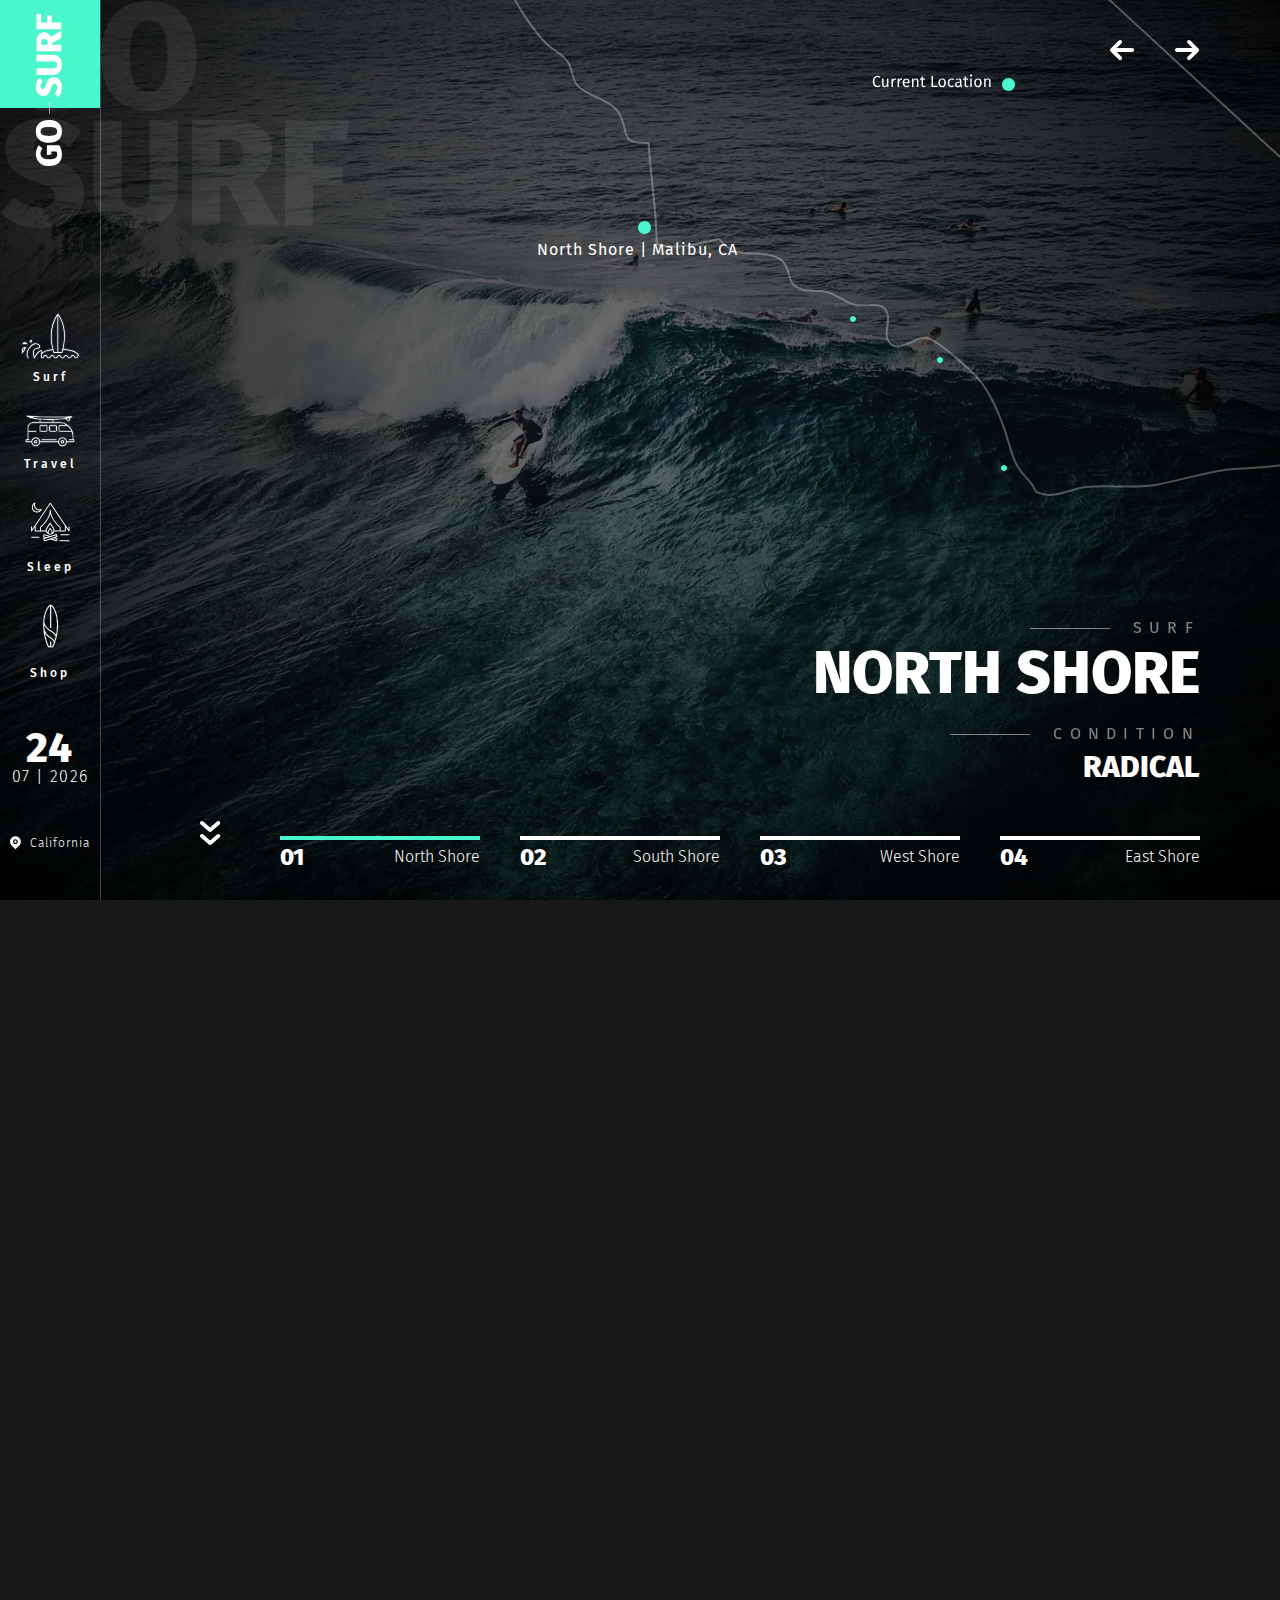
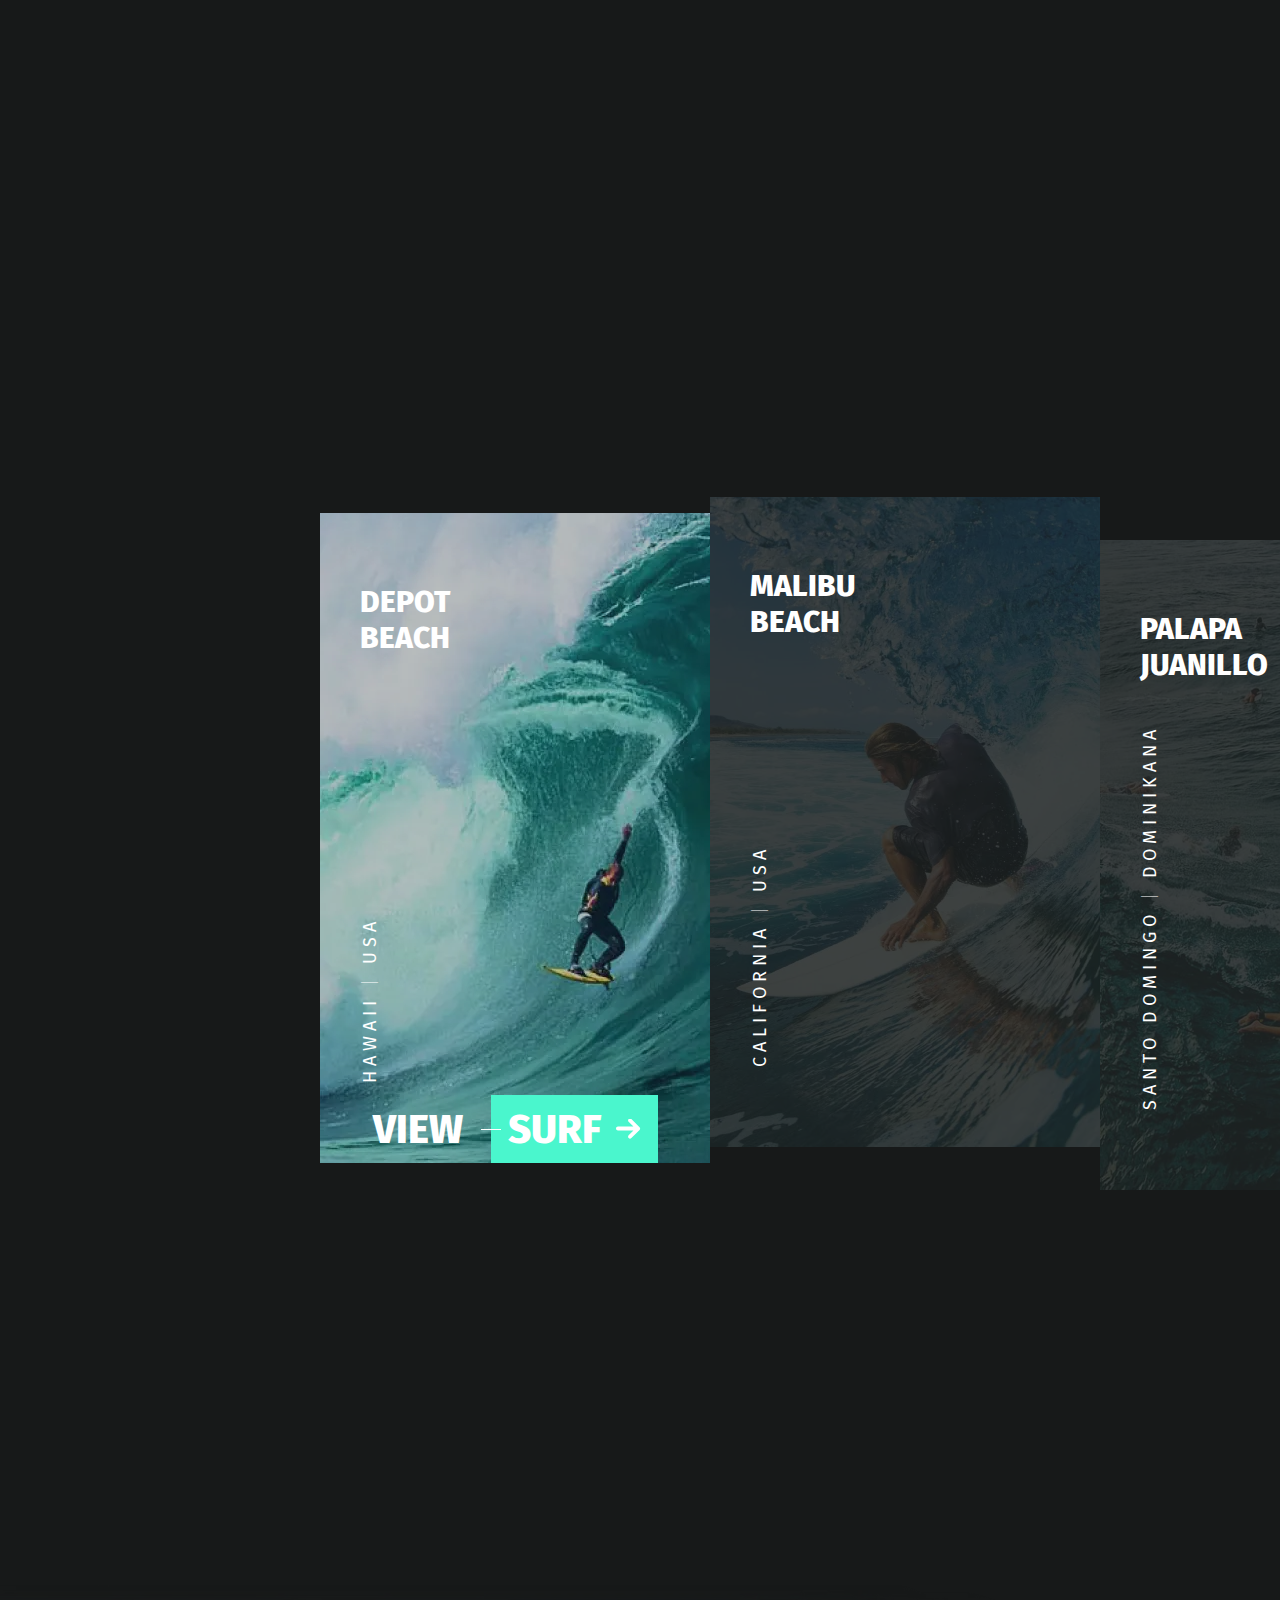
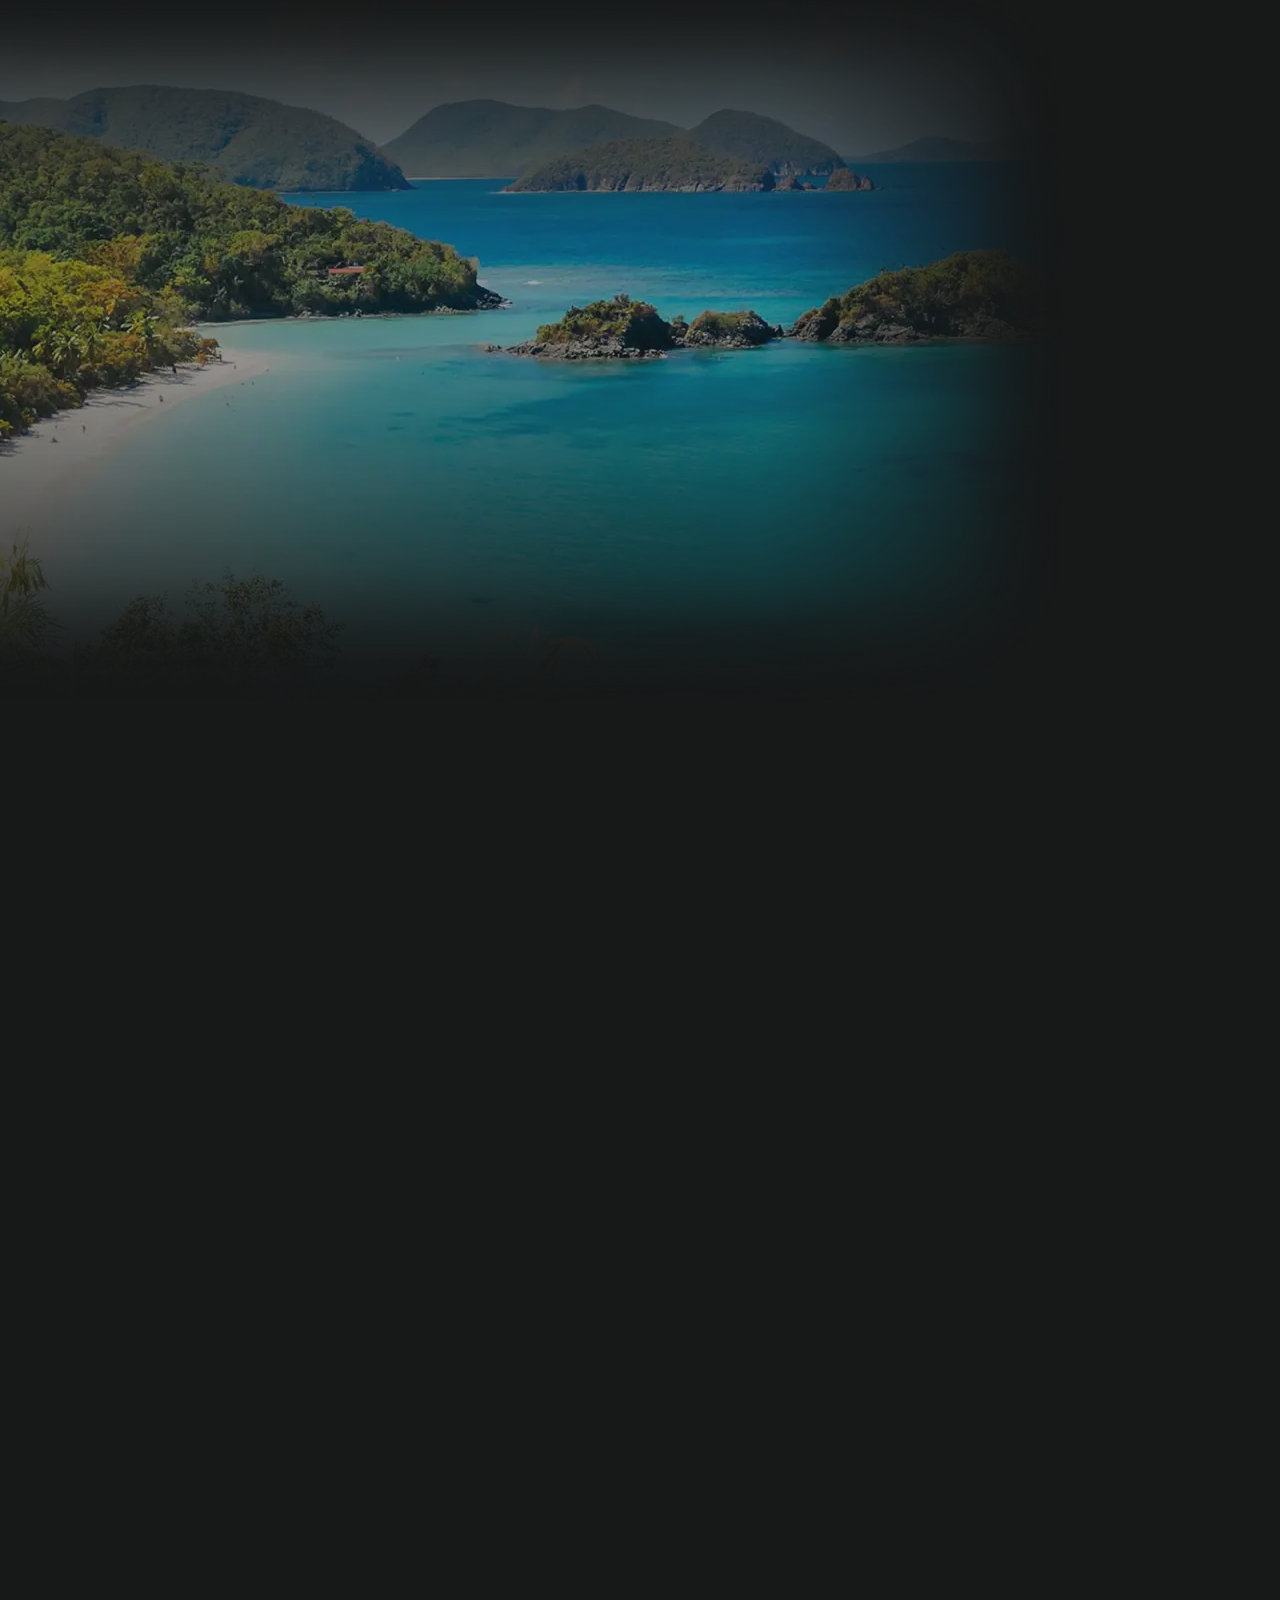
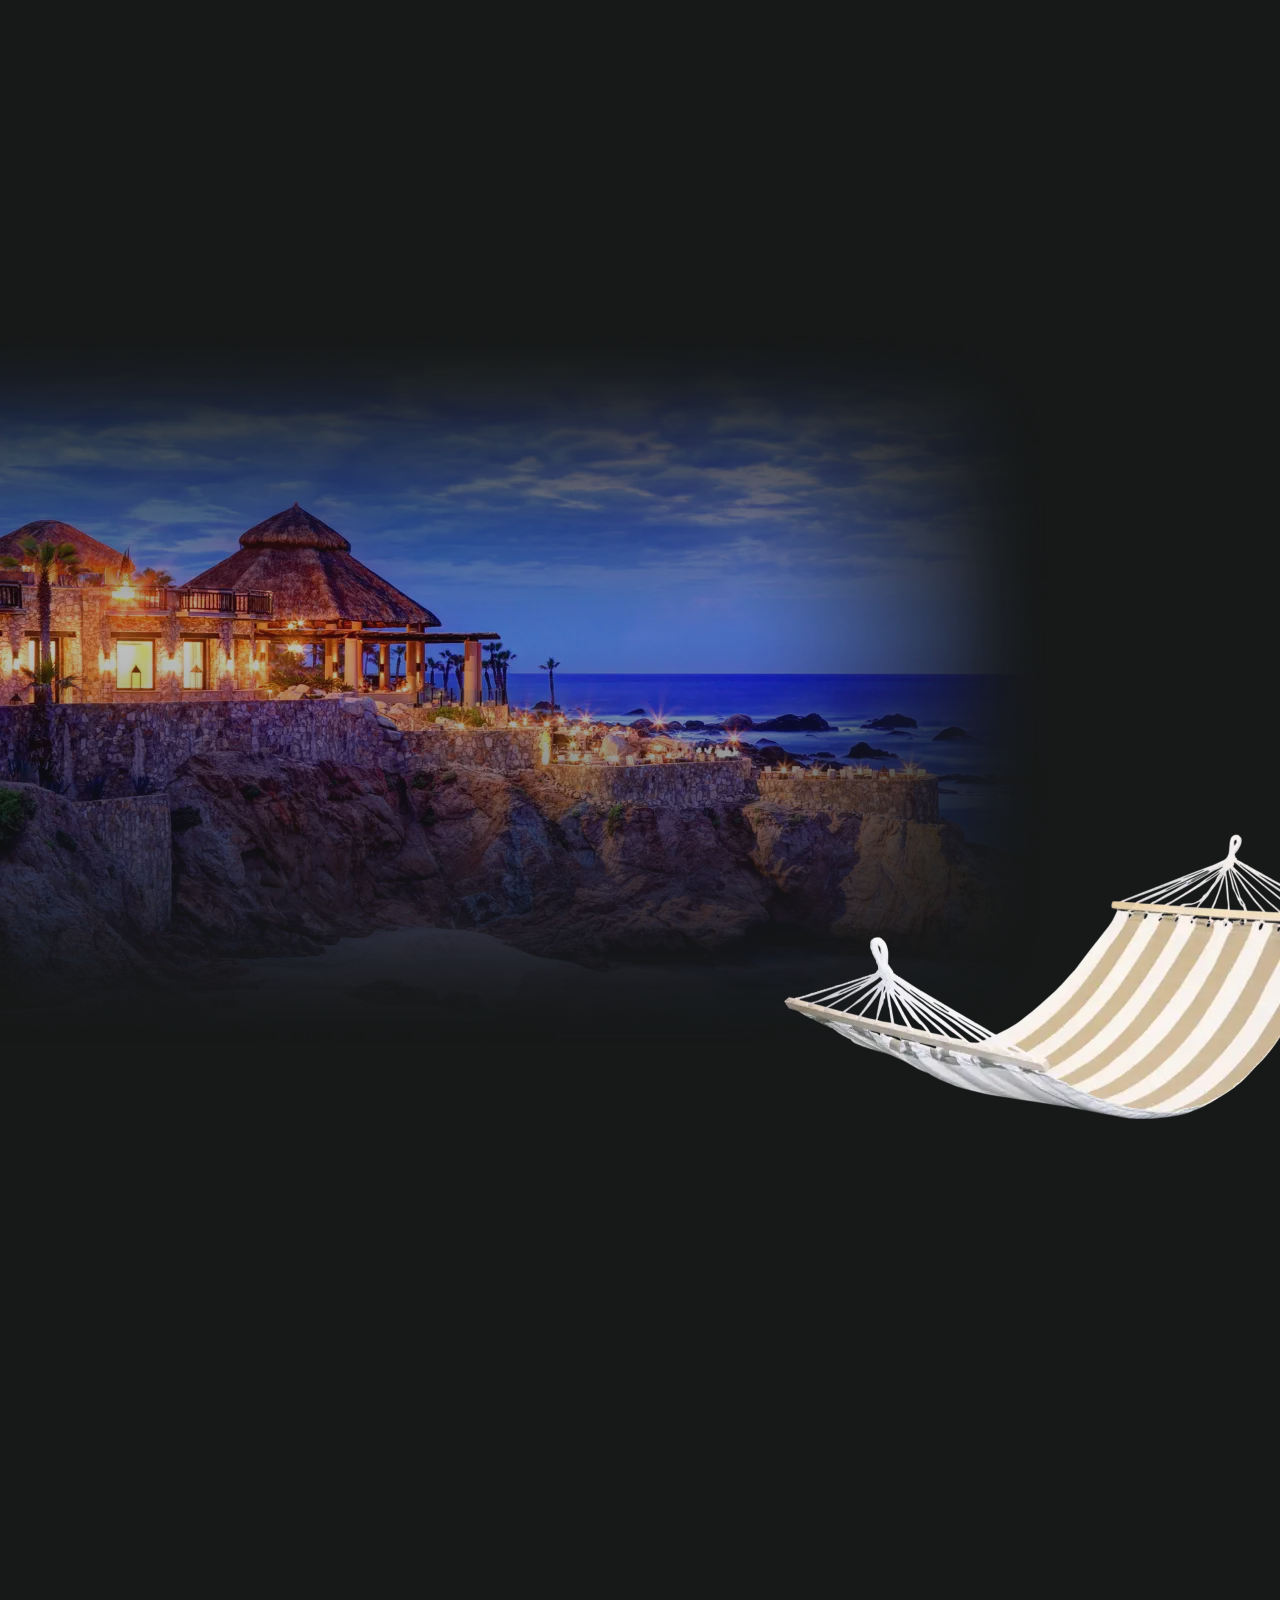
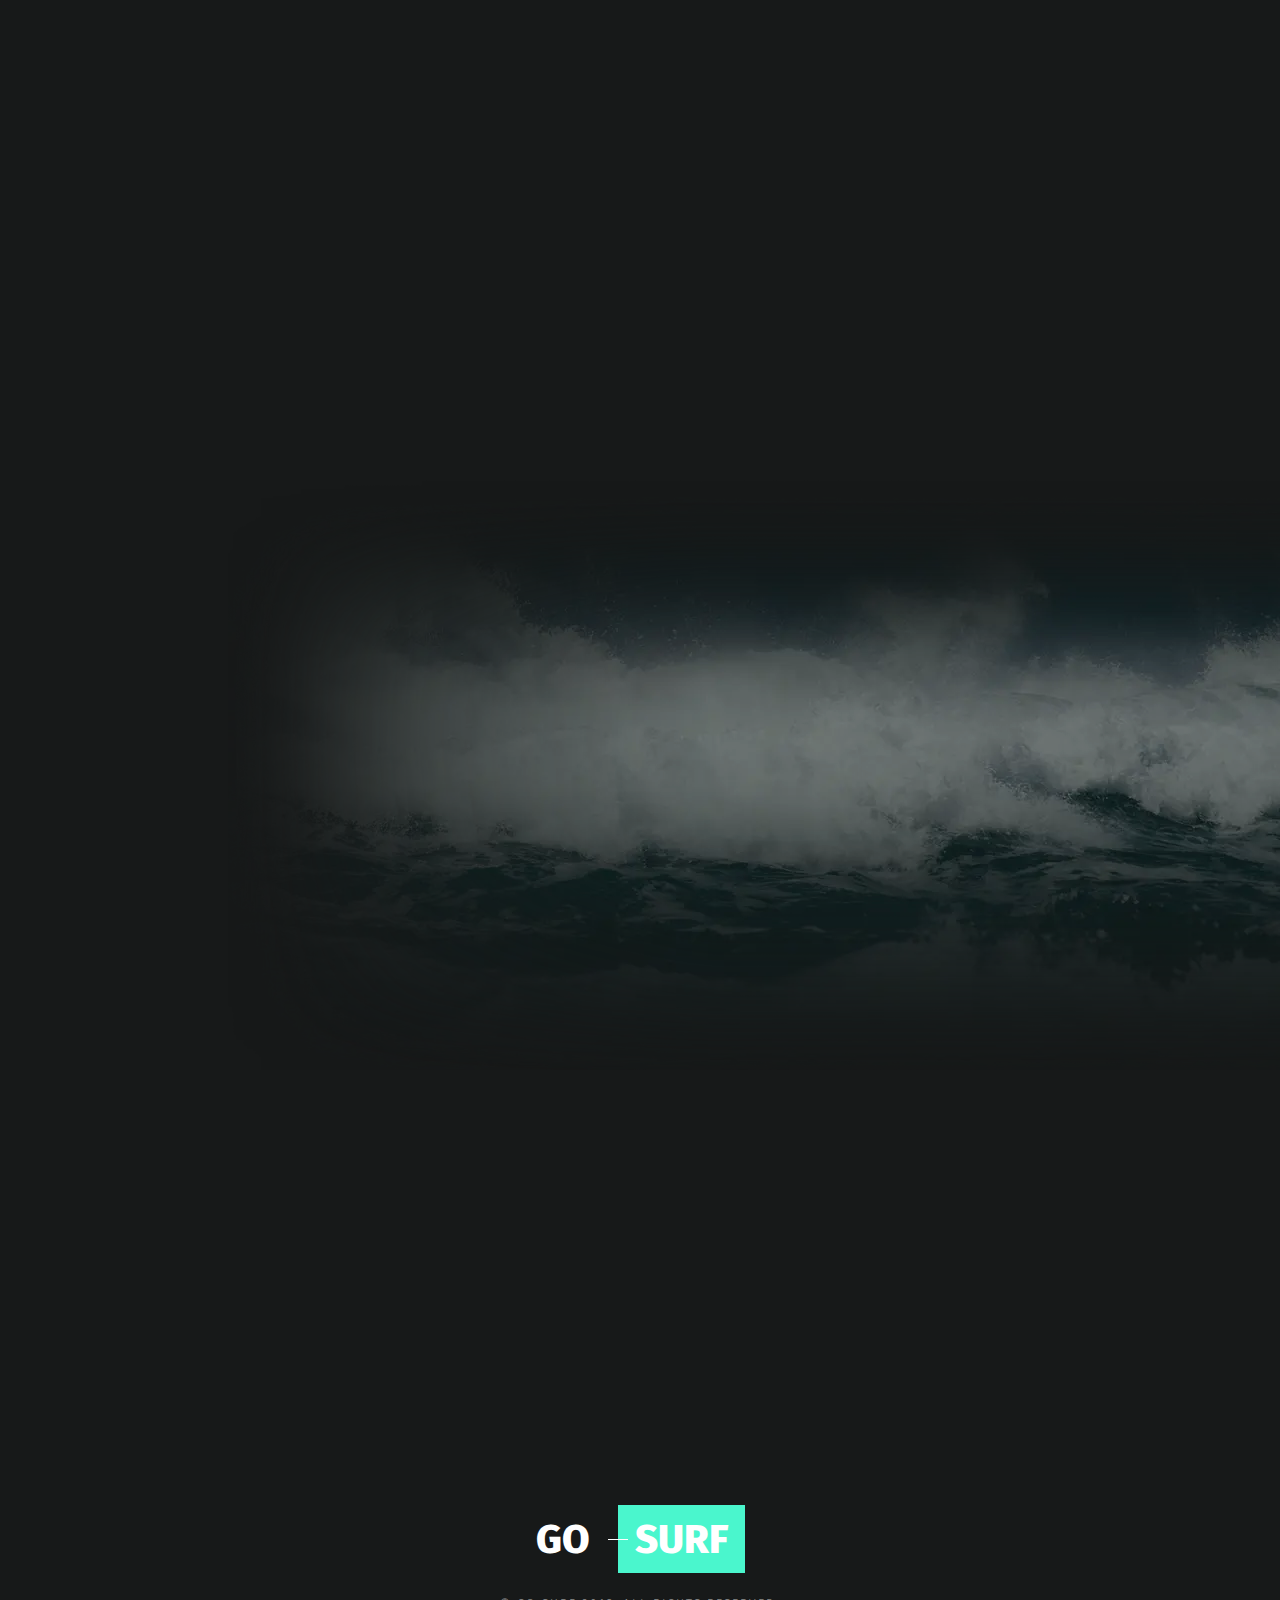
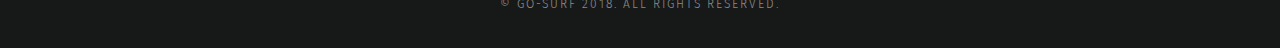
<file: app/index.html>
<!DOCTYPE html>
<html lang="en">
<head>
  <meta charset="UTF-8">
  <meta http-equiv="X-UA-Compatible" content="IE=edge">
  <meta name="viewport" content="width=device-width, initial-scale=1.0">
  <title>Go Surf</title>
  <link rel="preconnect" href="https://fonts.googleapis.com">
  <link rel="preconnect" href="https://fonts.gstatic.com" crossorigin>
  <link href="https://fonts.googleapis.com/css2?family=Fira+Sans:ital,wght@0,100;0,200;0,300;0,400;0,500;0,600;0,700;0,800;0,900;1,100;1,200;1,300;1,400;1,500;1,600;1,700;1,800;1,900&display=swap" rel="stylesheet">
  <link rel="stylesheet" href="css/style.min.css">
</head>
<body>
  <div class="container">
    <!-- SECTION HEADER -->
    <header class="header">
      <div class="header__title">Go surf</div>
      <div class="header__aside">
        <div class="header__logo"><a href="#"><img src="images/logo.svg" alt="Go Surf"></a></div>
        <nav class="header__menu">
          <ul class="header__menu-list">
            <li><a href="#surf"><img src="images/nav-icon-1.svg" alt="Surf icon"><span>Surf</span></a></li>
            <li><a href="#travel"><img src="images/nav-icon-2.svg" alt="Travel icon"><span>Travel</span></a></li>
            <li><a href="#sleep"><img src="images/nav-icon-3.svg" alt="Sleep icon"><span>Sleep</span></a></li>
            <li><a href="#shop"><img src="images/nav-icon-4.svg" alt="Shop icon"><span>Shop</span></a></li>
          </ul>
        </nav>
        <div class="header__date">
          <span class="num">20</span>
          <span class="month">06</span> |
          <span class="year">2021</span>
        </div>
        <span class="header__location">California</span>
      </div>
      <div class="header__arrows">
        <img src="images/down-arrows.svg" alt="Arrow down">
      </div>
      <div class="slider-arrow animate">
        <button class="slider-arrow__prev"><img src="images/arrow-left.svg" alt="Prev slider"></button>
        <button class="slider-arrow__next"><img src="images/arrow-right.svg" alt="Next slider"></button>
      </div>
      <div class="header__slider slider">
        <!-- slider 1 -->
        <div class="header__slider-item slider-item" style="background-image: url(images/header-slider-1.webp);">
          <div class="header__slider-overlay">
            <div class="header__slider-map north">
              <svg width="1001" height="496" viewBox="0 0 1001 496" fill="none" xmlns="http://www.w3.org/2000/svg">
                <g opacity="0.29827">
                  <path
                    d="M1008.08 163.448L443.182 -356.858V-747.19L28.1096 -770C24.9043 -762.456 4.36709 -740.714 7.57176 -728.596C11.43 -714.102 30.8387 -718.735 36.4776 -709.409C43.0661 -698.42 31.7291 -653.749 28.3457 -640.86C21.8759 -616.445 7.09676 -596.665 2.82235 -572.25C-4.35982 -531.263 10.1824 -534.53 37.7242 -508.927C84.141 -465.742 46.9244 -420.952 58.6176 -370.223C68.1146 -328.878 109.605 -307.554 124.8 -266.211C136.553 -234.37 152.697 -226.233 177.746 -202.947C177.153 -217.084 164.51 -258.785 188.253 -255.102C211.817 -251.478 202.736 -216.669 207.247 -202.115C211.045 -189.997 237.933 -165.761 215.616 -154.593C208.196 -150.91 187.066 -165.582 178.577 -169.503C184.572 -150.791 180.774 -131.367 190.271 -113.487C201.608 -92.162 213.835 -100.359 228.853 -88.7754C244.344 -76.8355 242.683 -63.1137 235.797 -45.0554C228.615 -26.2247 221.196 -29.1352 232.592 -6.44342C240.843 9.95119 254.85 30.7421 266.9 43.2164C273.904 50.4634 281.502 52.1267 288.506 61.3932C294.323 69.1155 292.067 79.2142 299.012 86.1638C310.883 98.1037 331.006 98.282 340.384 113.904C350.831 131.309 338.96 144.437 369.706 142.833C371.309 177.643 377.897 209.185 377.541 243.994C394.695 250.825 422.414 242.687 440.399 239.063C458.266 263.18 481.355 246.429 501.774 259.558C510.678 265.26 508.837 279.517 514.239 284.506C525.339 294.723 533.529 288.308 547.301 291.872C557.51 294.486 565.404 301.97 575.138 304.703C584.338 307.257 599.475 301.258 606.301 309.396C614.492 319.138 600.78 336.958 613.127 344.799C623.395 351.333 638.115 335.77 648.088 338.027C659.721 340.7 693.079 371.174 701.271 381.212C710.59 392.677 719.969 414.062 725.25 428.793C733.501 451.841 732.373 463.127 749.408 479.998C760.27 490.75 749.942 491.522 767.63 494.67C779.204 496.749 794.518 488.374 806.212 487.067C830.549 484.394 855.122 489.027 879.102 484.453C901.421 480.176 922.729 473.166 945.64 469.899C965.465 467.048 1000.37 469.246 1017.94 459.801C1036.99 449.643 1038.71 426.654 1011.17 430.932C1008.97 416.26 1018.77 396.003 1007.85 385.847C1023.04 365.056 1028.56 350.384 1030.93 324.959C1032 313.792 1032.48 301.436 1038 292.05C1043.4 282.783 1058.59 277.259 1061.56 269.299C1066.13 256.943 1058.83 251.419 1053.25 244.528C1049.69 240.073 1039.54 242.212 1036.63 238.291C1031.23 231.103 1036.57 223.678 1033.6 216.431C1024.94 195.462 1014.61 187.205 1008.08 163.444C1008.26 167.424 1008.44 171.463 1008.2 175.384"
                    stroke="white" stroke-width="2" stroke-linecap="round" stroke-linejoin="round" />
                </g>
                <path class="animate-road anim--6"
                  d="M727.356 84.4634C695.117 102.667 696.063 123.466 686.501 148.891C683.667 156.426 675.049 164.246 667.029 165.676C649.782 168.752 644.846 128.983 631.031 143.524C616.764 158.543 613.16 198.783 612.486 201.032C606.565 220.782 575.486 252.014 553.151 262.912C537.259 270.667 522.789 244.748 521.199 234.076C510.787 164.187 524.907 187.659 490.085 128.826C487.419 124.322 484.263 119.911 478.87 117.995C473.315 116.022 464.196 123.993 460.318 129.54C447.468 147.92 435.894 191.111 409.742 204.387C401.718 208.46 394.323 208.299 386.302 212.217C380.019 215.287 374.052 220.616 367.927 224.815"
                  stroke="white" stroke-width="2" />
                <path class="show-svg anim--5" fill-rule="evenodd" clip-rule="evenodd"
                  d="M365.5 234C369.09 234 372 231.09 372 227.5C372 223.91 369.09 221 365.5 221C361.91 221 359 223.91 359 227.5C359 231.09 361.91 234 365.5 234Z"
                  fill="#4AF6CD" />
                <path class="show-svg anim--2" fill-rule="evenodd" clip-rule="evenodd"
                  d="M661 363C662.657 363 664 361.657 664 360C664 358.343 662.657 357 661 357C659.343 357 658 358.343 658 360C658 361.657 659.343 363 661 363Z"
                  fill="#4AF6CD" />
                <path class="show-svg anim--1" fill-rule="evenodd" clip-rule="evenodd"
                  d="M725 471C726.657 471 728 469.657 728 468C728 466.343 726.657 465 725 465C723.343 465 722 466.343 722 468C722 469.657 723.343 471 725 471Z"
                  fill="#4AF6CD" />
                <path class="show-svg anim--3" fill-rule="evenodd" clip-rule="evenodd"
                  d="M574 322C575.657 322 577 320.657 577 319C577 317.343 575.657 316 574 316C572.343 316 571 317.343 571 319C571 320.657 572.343 322 574 322Z"
                  fill="#4AF6CD" />
                <path class="show-svg anim--4" fill-rule="evenodd" clip-rule="evenodd"
                  d="M729.5 91C733.09 91 736 88.0899 736 84.5C736 80.9101 733.09 78 729.5 78C725.91 78 723 80.9101 723 84.5C723 88.0899 725.91 91 729.5 91Z"
                  fill="#4AF6CD" />
                <path class="show-svg anim--4"
                  d="M598.378 75.784C599.039 75.784 599.594 75.8693 600.042 76.04C600.501 76.2107 600.965 76.488 601.434 76.872L600.602 77.848C599.93 77.304 599.221 77.032 598.474 77.032C597.557 77.032 596.815 77.384 596.25 78.088C595.695 78.792 595.418 79.9227 595.418 81.48C595.418 82.9947 595.695 84.1147 596.25 84.84C596.805 85.5547 597.541 85.912 598.458 85.912C598.927 85.912 599.338 85.832 599.69 85.672C600.042 85.512 600.415 85.288 600.81 85L601.562 85.96C601.221 86.312 600.783 86.6053 600.25 86.84C599.717 87.0747 599.103 87.192 598.41 87.192C597.514 87.192 596.714 86.9733 596.01 86.536C595.317 86.088 594.773 85.4373 594.378 84.584C593.994 83.72 593.802 82.6853 593.802 81.48C593.802 80.2747 594.005 79.2453 594.41 78.392C594.815 77.528 595.365 76.8773 596.058 76.44C596.751 76.0027 597.525 75.784 598.378 75.784ZM609.401 87H608.137L608.025 85.688C607.705 86.2107 607.337 86.5947 606.921 86.84C606.505 87.0747 605.999 87.192 605.401 87.192C604.665 87.192 604.089 86.968 603.673 86.52C603.257 86.072 603.049 85.4373 603.049 84.616V78.568H604.521V84.456C604.521 85.032 604.623 85.4427 604.825 85.688C605.028 85.9227 605.359 86.04 605.817 86.04C606.639 86.04 607.343 85.5547 607.929 84.584V78.568H609.401V87ZM616.106 78.376C616.405 78.376 616.682 78.408 616.938 78.472L616.666 79.912C616.41 79.848 616.165 79.816 615.93 79.816C615.407 79.816 614.986 80.008 614.666 80.392C614.346 80.776 614.095 81.3733 613.914 82.184V87H612.442V78.568H613.706L613.85 80.28C614.074 79.6507 614.378 79.176 614.762 78.856C615.146 78.536 615.594 78.376 616.106 78.376ZM622.278 78.376C622.576 78.376 622.854 78.408 623.11 78.472L622.838 79.912C622.582 79.848 622.336 79.816 622.102 79.816C621.579 79.816 621.158 80.008 620.838 80.392C620.518 80.776 620.267 81.3733 620.086 82.184V87H618.614V78.568H619.878L620.022 80.28C620.246 79.6507 620.55 79.176 620.934 78.856C621.318 78.536 621.766 78.376 622.278 78.376ZM630.669 82.536C630.669 82.7813 630.659 83.032 630.637 83.288H625.261C625.325 84.216 625.56 84.8987 625.965 85.336C626.371 85.7733 626.893 85.992 627.533 85.992C627.939 85.992 628.312 85.9333 628.653 85.816C628.995 85.6987 629.352 85.512 629.725 85.256L630.365 86.136C629.469 86.84 628.488 87.192 627.421 87.192C626.248 87.192 625.331 86.808 624.669 86.04C624.019 85.272 623.693 84.216 623.693 82.872C623.693 81.9973 623.832 81.224 624.109 80.552C624.397 79.8693 624.803 79.336 625.325 78.952C625.859 78.568 626.483 78.376 627.197 78.376C628.317 78.376 629.176 78.744 629.773 79.48C630.371 80.216 630.669 81.2347 630.669 82.536ZM629.213 82.104C629.213 81.272 629.048 80.6373 628.717 80.2C628.387 79.7627 627.891 79.544 627.229 79.544C626.024 79.544 625.368 80.4293 625.261 82.2H629.213V82.104ZM636.988 78.376C637.756 78.376 638.353 78.6053 638.78 79.064C639.217 79.5227 639.436 80.152 639.436 80.952V87H637.964V81.16C637.964 80.5627 637.852 80.1413 637.628 79.896C637.404 79.6507 637.073 79.528 636.636 79.528C636.188 79.528 635.793 79.656 635.452 79.912C635.111 80.168 634.791 80.536 634.492 81.016V87H633.02V78.568H634.284L634.412 79.816C634.711 79.368 635.079 79.016 635.516 78.76C635.964 78.504 636.455 78.376 636.988 78.376ZM646.651 86.616C646.096 87 645.467 87.192 644.763 87.192C644.048 87.192 643.488 86.9893 643.083 86.584C642.688 86.168 642.491 85.5707 642.491 84.792V79.704H641.019V78.568H642.491V76.664L643.963 76.488V78.568H645.963L645.803 79.704H643.963V84.728C643.963 85.1653 644.038 85.4853 644.187 85.688C644.347 85.88 644.608 85.976 644.971 85.976C645.302 85.976 645.675 85.864 646.091 85.64L646.651 86.616ZM654.011 75.976V85.672H658.539L658.363 87H652.491V75.976H654.011ZM663.141 78.376C664.325 78.376 665.242 78.7707 665.893 79.56C666.554 80.3493 666.885 81.4213 666.885 82.776C666.885 83.6507 666.736 84.424 666.437 85.096C666.138 85.7573 665.706 86.2747 665.141 86.648C664.576 87.0107 663.904 87.192 663.125 87.192C661.941 87.192 661.018 86.7973 660.357 86.008C659.696 85.2187 659.365 84.1467 659.365 82.792C659.365 81.9173 659.514 81.1493 659.813 80.488C660.112 79.816 660.544 79.2987 661.109 78.936C661.674 78.5627 662.352 78.376 663.141 78.376ZM663.141 79.56C661.68 79.56 660.949 80.6373 660.949 82.792C660.949 84.936 661.674 86.008 663.125 86.008C664.576 86.008 665.301 84.9307 665.301 82.776C665.301 80.632 664.581 79.56 663.141 79.56ZM672.389 78.376C672.89 78.376 673.349 78.4507 673.765 78.6C674.181 78.7387 674.581 78.968 674.965 79.288L674.261 80.216C673.962 80.0027 673.669 79.848 673.381 79.752C673.104 79.6453 672.794 79.592 672.453 79.592C671.77 79.592 671.237 79.864 670.853 80.408C670.48 80.952 670.293 81.7573 670.293 82.824C670.293 83.8907 670.48 84.68 670.853 85.192C671.226 85.6933 671.76 85.944 672.453 85.944C672.784 85.944 673.088 85.896 673.365 85.8C673.642 85.6933 673.952 85.528 674.293 85.304L674.965 86.264C674.197 86.8827 673.338 87.192 672.389 87.192C671.248 87.192 670.346 86.808 669.685 86.04C669.034 85.272 668.709 84.2107 668.709 82.856C668.709 81.96 668.858 81.176 669.157 80.504C669.456 79.832 669.877 79.3093 670.421 78.936C670.976 78.5627 671.632 78.376 672.389 78.376ZM682.481 85.032C682.481 85.3733 682.54 85.6293 682.657 85.8C682.775 85.96 682.951 86.0827 683.185 86.168L682.849 87.192C682.412 87.1387 682.06 87.016 681.793 86.824C681.527 86.632 681.329 86.3333 681.201 85.928C680.636 86.7707 679.799 87.192 678.689 87.192C677.857 87.192 677.201 86.9573 676.721 86.488C676.241 86.0187 676.001 85.4053 676.001 84.648C676.001 83.752 676.321 83.064 676.961 82.584C677.612 82.104 678.529 81.864 679.713 81.864H681.009V81.24C681.009 80.6427 680.865 80.216 680.577 79.96C680.289 79.704 679.847 79.576 679.249 79.576C678.631 79.576 677.873 79.7253 676.977 80.024L676.609 78.952C677.655 78.568 678.625 78.376 679.521 78.376C680.513 78.376 681.255 78.6213 681.745 79.112C682.236 79.592 682.481 80.28 682.481 81.176V85.032ZM679.025 86.088C679.868 86.088 680.529 85.6507 681.009 84.776V82.84H679.905C678.348 82.84 677.569 83.416 677.569 84.568C677.569 85.0693 677.692 85.448 677.937 85.704C678.183 85.96 678.545 86.088 679.025 86.088ZM689.76 86.616C689.206 87 688.576 87.192 687.872 87.192C687.158 87.192 686.598 86.9893 686.192 86.584C685.798 86.168 685.6 85.5707 685.6 84.792V79.704H684.128V78.568H685.6V76.664L687.072 76.488V78.568H689.072L688.912 79.704H687.072V84.728C687.072 85.1653 687.147 85.4853 687.296 85.688C687.456 85.88 687.718 85.976 688.08 85.976C688.411 85.976 688.784 85.864 689.2 85.64L689.76 86.616ZM692.758 78.568V87H691.286V78.568H692.758ZM692.006 74.52C692.315 74.52 692.566 74.616 692.758 74.808C692.95 75 693.046 75.24 693.046 75.528C693.046 75.816 692.95 76.056 692.758 76.248C692.566 76.4293 692.315 76.52 692.006 76.52C691.707 76.52 691.462 76.4293 691.27 76.248C691.078 76.056 690.982 75.816 690.982 75.528C690.982 75.24 691.078 75 691.27 74.808C691.462 74.616 691.707 74.52 692.006 74.52ZM698.969 78.376C700.153 78.376 701.071 78.7707 701.721 79.56C702.383 80.3493 702.713 81.4213 702.713 82.776C702.713 83.6507 702.564 84.424 702.265 85.096C701.967 85.7573 701.535 86.2747 700.969 86.648C700.404 87.0107 699.732 87.192 698.953 87.192C697.769 87.192 696.847 86.7973 696.185 86.008C695.524 85.2187 695.193 84.1467 695.193 82.792C695.193 81.9173 695.343 81.1493 695.641 80.488C695.94 79.816 696.372 79.2987 696.937 78.936C697.503 78.5627 698.18 78.376 698.969 78.376ZM698.969 79.56C697.508 79.56 696.777 80.6373 696.777 82.792C696.777 84.936 697.503 86.008 698.953 86.008C700.404 86.008 701.129 84.9307 701.129 82.776C701.129 80.632 700.409 79.56 698.969 79.56ZM709.113 78.376C709.881 78.376 710.478 78.6053 710.905 79.064C711.342 79.5227 711.561 80.152 711.561 80.952V87H710.089V81.16C710.089 80.5627 709.977 80.1413 709.753 79.896C709.529 79.6507 709.198 79.528 708.761 79.528C708.313 79.528 707.918 79.656 707.577 79.912C707.236 80.168 706.916 80.536 706.617 81.016V87H705.145V78.568H706.409L706.537 79.816C706.836 79.368 707.204 79.016 707.641 78.76C708.089 78.504 708.58 78.376 709.113 78.376Z"
                  fill="white" />
              </svg>
              <div class="header__slider-map--place show-svg anim--7">North Shore | Malibu, CA</div>
            </div>
            <div class="header__slider-info">
              <div class="header__slider-info--suptitle headline-left">Surf</div>
              <div class="header__slider-info--title">North Shore</div>
              <div class="header__slider-info--suptext headline-left">Condition</div>
              <div class="header__slider-info--text">Radical</div>
            </div>
          </div>
        </div>
        <!-- slider 2 -->
        <div class="header__slider-item slider-item" style="background-image: url(images/header-slider-2.webp);">
          <div class="header__slider-overlay">
            <div class="header__slider-map south">
              <svg width="1001" height="496" viewBox="0 0 1001 496" fill="none" xmlns="http://www.w3.org/2000/svg">
                <g opacity="0.29827">
                  <path
                    d="M1008.08 163.448L443.182 -356.858V-747.19L28.1096 -770C24.9043 -762.456 4.36709 -740.714 7.57176 -728.596C11.43 -714.102 30.8387 -718.735 36.4776 -709.409C43.0661 -698.42 31.7291 -653.749 28.3457 -640.86C21.8759 -616.445 7.09676 -596.665 2.82235 -572.25C-4.35982 -531.263 10.1824 -534.53 37.7242 -508.927C84.141 -465.742 46.9244 -420.952 58.6176 -370.223C68.1146 -328.878 109.605 -307.554 124.8 -266.211C136.553 -234.37 152.697 -226.233 177.746 -202.947C177.153 -217.084 164.51 -258.785 188.253 -255.102C211.817 -251.478 202.736 -216.669 207.247 -202.115C211.045 -189.997 237.933 -165.761 215.616 -154.593C208.196 -150.91 187.066 -165.582 178.577 -169.503C184.572 -150.791 180.774 -131.367 190.271 -113.487C201.608 -92.162 213.835 -100.359 228.853 -88.7754C244.344 -76.8355 242.683 -63.1137 235.797 -45.0554C228.615 -26.2247 221.196 -29.1352 232.592 -6.44342C240.843 9.95119 254.85 30.7421 266.9 43.2164C273.904 50.4634 281.502 52.1267 288.506 61.3932C294.323 69.1155 292.067 79.2142 299.012 86.1638C310.883 98.1037 331.006 98.282 340.384 113.904C350.831 131.309 338.96 144.437 369.706 142.833C371.309 177.643 377.897 209.185 377.541 243.994C394.695 250.825 422.414 242.687 440.399 239.063C458.266 263.18 481.355 246.429 501.774 259.558C510.678 265.26 508.837 279.517 514.239 284.506C525.339 294.723 533.529 288.308 547.301 291.872C557.51 294.486 565.404 301.97 575.138 304.703C584.338 307.257 599.475 301.258 606.301 309.396C614.492 319.138 600.78 336.958 613.127 344.799C623.395 351.333 638.115 335.77 648.088 338.027C659.721 340.7 693.079 371.174 701.271 381.212C710.59 392.677 719.969 414.062 725.25 428.793C733.501 451.841 732.373 463.127 749.408 479.998C760.27 490.75 749.942 491.522 767.63 494.67C779.204 496.749 794.518 488.374 806.212 487.067C830.549 484.394 855.122 489.027 879.102 484.453C901.421 480.176 922.729 473.166 945.64 469.899C965.465 467.048 1000.37 469.246 1017.94 459.801C1036.99 449.643 1038.71 426.654 1011.17 430.932C1008.97 416.26 1018.77 396.003 1007.85 385.847C1023.04 365.056 1028.56 350.384 1030.93 324.959C1032 313.792 1032.48 301.436 1038 292.05C1043.4 282.783 1058.59 277.259 1061.56 269.299C1066.13 256.943 1058.83 251.419 1053.25 244.528C1049.69 240.073 1039.54 242.212 1036.63 238.291C1031.23 231.103 1036.57 223.678 1033.6 216.431C1024.94 195.462 1014.61 187.205 1008.08 163.444C1008.26 167.424 1008.44 171.463 1008.2 175.384"
                    stroke="white" stroke-width="2" stroke-linecap="round" stroke-linejoin="round" />
                </g>
                <path class="animate-road"
                  d="M728.692 86.5235C733.512 122.723 752.692 129.614 772.26 147.817C778.058 153.211 782.022 163.989 780.415 171.839C776.959 188.721 739.153 178.398 747.324 196.422C755.763 215.038 790.905 233.328 792.698 234.782C808.443 247.547 825.483 287.545 827.271 311.985C828.543 329.375 799.832 332.913 789.59 330.385C722.523 313.829 748.891 309.698 683.003 319.533C677.96 320.286 672.822 321.521 669.136 325.727C665.338 330.059 669.258 341.35 672.878 346.956C684.875 365.532 719.805 392.194 722.364 421.002C723.149 429.842 720.327 436.528 720.974 445.307C721.48 452.183 724.147 459.614 725.734 466.768"
                  stroke="white" stroke-width="2" />
                <path fill-rule="evenodd" clip-rule="evenodd"
                  d="M724.5 477C728.09 477 731 474.09 731 470.5C731 466.91 728.09 464 724.5 464C720.91 464 718 466.91 718 470.5C718 474.09 720.91 477 724.5 477Z"
                  fill="#4AF6CD" />
                <path fill-rule="evenodd" clip-rule="evenodd"
                  d="M661 363C662.657 363 664 361.657 664 360C664 358.343 662.657 357 661 357C659.343 357 658 358.343 658 360C658 361.657 659.343 363 661 363Z"
                  fill="#4AF6CD" />
                <path fill-rule="evenodd" clip-rule="evenodd"
                  d="M574 322C575.657 322 577 320.657 577 319C577 317.343 575.657 316 574 316C572.343 316 571 317.343 571 319C571 320.657 572.343 322 574 322Z"
                  fill="#4AF6CD" />
                <path fill-rule="evenodd" clip-rule="evenodd"
                  d="M365 228C366.657 228 368 226.657 368 225C368 223.343 366.657 222 365 222C363.343 222 362 223.343 362 225C362 226.657 363.343 228 365 228Z"
                  fill="#4AF6CD" />
                <path fill-rule="evenodd" clip-rule="evenodd"
                  d="M729.5 91C733.09 91 736 88.0899 736 84.5C736 80.9101 733.09 78 729.5 78C725.91 78 723 80.9101 723 84.5C723 88.0899 725.91 91 729.5 91Z"
                  fill="#4AF6CD" />
                <path 
                  d="M598.378 75.784C599.039 75.784 599.594 75.8693 600.042 76.04C600.501 76.2107 600.965 76.488 601.434 76.872L600.602 77.848C599.93 77.304 599.221 77.032 598.474 77.032C597.557 77.032 596.815 77.384 596.25 78.088C595.695 78.792 595.418 79.9227 595.418 81.48C595.418 82.9947 595.695 84.1147 596.25 84.84C596.805 85.5547 597.541 85.912 598.458 85.912C598.927 85.912 599.338 85.832 599.69 85.672C600.042 85.512 600.415 85.288 600.81 85L601.562 85.96C601.221 86.312 600.783 86.6053 600.25 86.84C599.717 87.0747 599.103 87.192 598.41 87.192C597.514 87.192 596.714 86.9733 596.01 86.536C595.317 86.088 594.773 85.4373 594.378 84.584C593.994 83.72 593.802 82.6853 593.802 81.48C593.802 80.2747 594.005 79.2453 594.41 78.392C594.815 77.528 595.365 76.8773 596.058 76.44C596.751 76.0027 597.525 75.784 598.378 75.784ZM609.401 87H608.137L608.025 85.688C607.705 86.2107 607.337 86.5947 606.921 86.84C606.505 87.0747 605.999 87.192 605.401 87.192C604.665 87.192 604.089 86.968 603.673 86.52C603.257 86.072 603.049 85.4373 603.049 84.616V78.568H604.521V84.456C604.521 85.032 604.623 85.4427 604.825 85.688C605.028 85.9227 605.359 86.04 605.817 86.04C606.639 86.04 607.343 85.5547 607.929 84.584V78.568H609.401V87ZM616.106 78.376C616.405 78.376 616.682 78.408 616.938 78.472L616.666 79.912C616.41 79.848 616.165 79.816 615.93 79.816C615.407 79.816 614.986 80.008 614.666 80.392C614.346 80.776 614.095 81.3733 613.914 82.184V87H612.442V78.568H613.706L613.85 80.28C614.074 79.6507 614.378 79.176 614.762 78.856C615.146 78.536 615.594 78.376 616.106 78.376ZM622.278 78.376C622.576 78.376 622.854 78.408 623.11 78.472L622.838 79.912C622.582 79.848 622.336 79.816 622.102 79.816C621.579 79.816 621.158 80.008 620.838 80.392C620.518 80.776 620.267 81.3733 620.086 82.184V87H618.614V78.568H619.878L620.022 80.28C620.246 79.6507 620.55 79.176 620.934 78.856C621.318 78.536 621.766 78.376 622.278 78.376ZM630.669 82.536C630.669 82.7813 630.659 83.032 630.637 83.288H625.261C625.325 84.216 625.56 84.8987 625.965 85.336C626.371 85.7733 626.893 85.992 627.533 85.992C627.939 85.992 628.312 85.9333 628.653 85.816C628.995 85.6987 629.352 85.512 629.725 85.256L630.365 86.136C629.469 86.84 628.488 87.192 627.421 87.192C626.248 87.192 625.331 86.808 624.669 86.04C624.019 85.272 623.693 84.216 623.693 82.872C623.693 81.9973 623.832 81.224 624.109 80.552C624.397 79.8693 624.803 79.336 625.325 78.952C625.859 78.568 626.483 78.376 627.197 78.376C628.317 78.376 629.176 78.744 629.773 79.48C630.371 80.216 630.669 81.2347 630.669 82.536ZM629.213 82.104C629.213 81.272 629.048 80.6373 628.717 80.2C628.387 79.7627 627.891 79.544 627.229 79.544C626.024 79.544 625.368 80.4293 625.261 82.2H629.213V82.104ZM636.988 78.376C637.756 78.376 638.353 78.6053 638.78 79.064C639.217 79.5227 639.436 80.152 639.436 80.952V87H637.964V81.16C637.964 80.5627 637.852 80.1413 637.628 79.896C637.404 79.6507 637.073 79.528 636.636 79.528C636.188 79.528 635.793 79.656 635.452 79.912C635.111 80.168 634.791 80.536 634.492 81.016V87H633.02V78.568H634.284L634.412 79.816C634.711 79.368 635.079 79.016 635.516 78.76C635.964 78.504 636.455 78.376 636.988 78.376ZM646.651 86.616C646.096 87 645.467 87.192 644.763 87.192C644.048 87.192 643.488 86.9893 643.083 86.584C642.688 86.168 642.491 85.5707 642.491 84.792V79.704H641.019V78.568H642.491V76.664L643.963 76.488V78.568H645.963L645.803 79.704H643.963V84.728C643.963 85.1653 644.038 85.4853 644.187 85.688C644.347 85.88 644.608 85.976 644.971 85.976C645.302 85.976 645.675 85.864 646.091 85.64L646.651 86.616ZM654.011 75.976V85.672H658.539L658.363 87H652.491V75.976H654.011ZM663.141 78.376C664.325 78.376 665.242 78.7707 665.893 79.56C666.554 80.3493 666.885 81.4213 666.885 82.776C666.885 83.6507 666.736 84.424 666.437 85.096C666.138 85.7573 665.706 86.2747 665.141 86.648C664.576 87.0107 663.904 87.192 663.125 87.192C661.941 87.192 661.018 86.7973 660.357 86.008C659.696 85.2187 659.365 84.1467 659.365 82.792C659.365 81.9173 659.514 81.1493 659.813 80.488C660.112 79.816 660.544 79.2987 661.109 78.936C661.674 78.5627 662.352 78.376 663.141 78.376ZM663.141 79.56C661.68 79.56 660.949 80.6373 660.949 82.792C660.949 84.936 661.674 86.008 663.125 86.008C664.576 86.008 665.301 84.9307 665.301 82.776C665.301 80.632 664.581 79.56 663.141 79.56ZM672.389 78.376C672.89 78.376 673.349 78.4507 673.765 78.6C674.181 78.7387 674.581 78.968 674.965 79.288L674.261 80.216C673.962 80.0027 673.669 79.848 673.381 79.752C673.104 79.6453 672.794 79.592 672.453 79.592C671.77 79.592 671.237 79.864 670.853 80.408C670.48 80.952 670.293 81.7573 670.293 82.824C670.293 83.8907 670.48 84.68 670.853 85.192C671.226 85.6933 671.76 85.944 672.453 85.944C672.784 85.944 673.088 85.896 673.365 85.8C673.642 85.6933 673.952 85.528 674.293 85.304L674.965 86.264C674.197 86.8827 673.338 87.192 672.389 87.192C671.248 87.192 670.346 86.808 669.685 86.04C669.034 85.272 668.709 84.2107 668.709 82.856C668.709 81.96 668.858 81.176 669.157 80.504C669.456 79.832 669.877 79.3093 670.421 78.936C670.976 78.5627 671.632 78.376 672.389 78.376ZM682.481 85.032C682.481 85.3733 682.54 85.6293 682.657 85.8C682.775 85.96 682.951 86.0827 683.185 86.168L682.849 87.192C682.412 87.1387 682.06 87.016 681.793 86.824C681.527 86.632 681.329 86.3333 681.201 85.928C680.636 86.7707 679.799 87.192 678.689 87.192C677.857 87.192 677.201 86.9573 676.721 86.488C676.241 86.0187 676.001 85.4053 676.001 84.648C676.001 83.752 676.321 83.064 676.961 82.584C677.612 82.104 678.529 81.864 679.713 81.864H681.009V81.24C681.009 80.6427 680.865 80.216 680.577 79.96C680.289 79.704 679.847 79.576 679.249 79.576C678.631 79.576 677.873 79.7253 676.977 80.024L676.609 78.952C677.655 78.568 678.625 78.376 679.521 78.376C680.513 78.376 681.255 78.6213 681.745 79.112C682.236 79.592 682.481 80.28 682.481 81.176V85.032ZM679.025 86.088C679.868 86.088 680.529 85.6507 681.009 84.776V82.84H679.905C678.348 82.84 677.569 83.416 677.569 84.568C677.569 85.0693 677.692 85.448 677.937 85.704C678.183 85.96 678.545 86.088 679.025 86.088ZM689.76 86.616C689.206 87 688.576 87.192 687.872 87.192C687.158 87.192 686.598 86.9893 686.192 86.584C685.798 86.168 685.6 85.5707 685.6 84.792V79.704H684.128V78.568H685.6V76.664L687.072 76.488V78.568H689.072L688.912 79.704H687.072V84.728C687.072 85.1653 687.147 85.4853 687.296 85.688C687.456 85.88 687.718 85.976 688.08 85.976C688.411 85.976 688.784 85.864 689.2 85.64L689.76 86.616ZM692.758 78.568V87H691.286V78.568H692.758ZM692.006 74.52C692.315 74.52 692.566 74.616 692.758 74.808C692.95 75 693.046 75.24 693.046 75.528C693.046 75.816 692.95 76.056 692.758 76.248C692.566 76.4293 692.315 76.52 692.006 76.52C691.707 76.52 691.462 76.4293 691.27 76.248C691.078 76.056 690.982 75.816 690.982 75.528C690.982 75.24 691.078 75 691.27 74.808C691.462 74.616 691.707 74.52 692.006 74.52ZM698.969 78.376C700.153 78.376 701.071 78.7707 701.721 79.56C702.383 80.3493 702.713 81.4213 702.713 82.776C702.713 83.6507 702.564 84.424 702.265 85.096C701.967 85.7573 701.535 86.2747 700.969 86.648C700.404 87.0107 699.732 87.192 698.953 87.192C697.769 87.192 696.847 86.7973 696.185 86.008C695.524 85.2187 695.193 84.1467 695.193 82.792C695.193 81.9173 695.343 81.1493 695.641 80.488C695.94 79.816 696.372 79.2987 696.937 78.936C697.503 78.5627 698.18 78.376 698.969 78.376ZM698.969 79.56C697.508 79.56 696.777 80.6373 696.777 82.792C696.777 84.936 697.503 86.008 698.953 86.008C700.404 86.008 701.129 84.9307 701.129 82.776C701.129 80.632 700.409 79.56 698.969 79.56ZM709.113 78.376C709.881 78.376 710.478 78.6053 710.905 79.064C711.342 79.5227 711.561 80.152 711.561 80.952V87H710.089V81.16C710.089 80.5627 709.977 80.1413 709.753 79.896C709.529 79.6507 709.198 79.528 708.761 79.528C708.313 79.528 707.918 79.656 707.577 79.912C707.236 80.168 706.916 80.536 706.617 81.016V87H705.145V78.568H706.409L706.537 79.816C706.836 79.368 707.204 79.016 707.641 78.76C708.089 78.504 708.58 78.376 709.113 78.376Z"
                  fill="white" />
              </svg>
              <div class="header__slider-map--place">South Shore | Malibu, CA</div>
            </div>
            <div class="header__slider-info">
              <div class="header__slider-info--suptitle headline-left">Surf</div>
              <div class="header__slider-info--title">South Shore</div>
              <div class="header__slider-info--suptext headline-left">Condition</div>
              <div class="header__slider-info--text">Easy</div>
            </div>
          </div>
        </div>
        <!-- slider 3 -->
        <div class="header__slider-item slider-item" style="background-image: url(images/header-slider-3.webp);">
          <div class="header__slider-overlay">
            <div class="header__slider-map west">
              <svg width="1001" height="496" viewBox="0 0 1001 496" fill="none" xmlns="http://www.w3.org/2000/svg">
                <g opacity="0.29827">
                  <path
                    d="M1008.08 163.448L443.182 -356.858V-747.19L28.1096 -770C24.9043 -762.456 4.36709 -740.714 7.57176 -728.596C11.43 -714.102 30.8387 -718.735 36.4776 -709.409C43.0661 -698.42 31.7291 -653.749 28.3457 -640.86C21.8759 -616.445 7.09676 -596.665 2.82235 -572.25C-4.35982 -531.263 10.1824 -534.53 37.7242 -508.927C84.141 -465.742 46.9244 -420.952 58.6176 -370.223C68.1146 -328.878 109.605 -307.554 124.8 -266.211C136.553 -234.37 152.697 -226.233 177.746 -202.947C177.153 -217.084 164.51 -258.785 188.253 -255.102C211.817 -251.478 202.736 -216.669 207.247 -202.115C211.045 -189.997 237.933 -165.761 215.616 -154.593C208.196 -150.91 187.066 -165.582 178.577 -169.503C184.572 -150.791 180.774 -131.367 190.271 -113.487C201.608 -92.162 213.835 -100.359 228.853 -88.7754C244.344 -76.8355 242.683 -63.1137 235.797 -45.0554C228.615 -26.2247 221.196 -29.1352 232.592 -6.44342C240.843 9.95119 254.85 30.7421 266.9 43.2164C273.904 50.4634 281.502 52.1267 288.506 61.3932C294.323 69.1155 292.067 79.2142 299.012 86.1638C310.883 98.1037 331.006 98.282 340.384 113.904C350.831 131.309 338.96 144.437 369.706 142.833C371.309 177.643 377.897 209.185 377.541 243.994C394.695 250.825 422.414 242.687 440.399 239.063C458.266 263.18 481.355 246.429 501.774 259.558C510.678 265.26 508.837 279.517 514.239 284.506C525.339 294.723 533.529 288.308 547.301 291.872C557.51 294.486 565.404 301.97 575.138 304.703C584.338 307.257 599.475 301.258 606.301 309.396C614.492 319.138 600.78 336.958 613.127 344.799C623.395 351.333 638.115 335.77 648.088 338.027C659.721 340.7 693.079 371.174 701.271 381.212C710.59 392.677 719.969 414.062 725.25 428.793C733.501 451.841 732.373 463.127 749.408 479.998C760.27 490.75 749.942 491.522 767.63 494.67C779.204 496.749 794.518 488.374 806.212 487.067C830.549 484.394 855.122 489.027 879.102 484.453C901.421 480.176 922.729 473.166 945.64 469.899C965.465 467.048 1000.37 469.246 1017.94 459.801C1036.99 449.643 1038.71 426.654 1011.17 430.932C1008.97 416.26 1018.77 396.003 1007.85 385.847C1023.04 365.056 1028.56 350.384 1030.93 324.959C1032 313.792 1032.48 301.436 1038 292.05C1043.4 282.783 1058.59 277.259 1061.56 269.299C1066.13 256.943 1058.83 251.419 1053.25 244.528C1049.69 240.073 1039.54 242.212 1036.63 238.291C1031.23 231.103 1036.57 223.678 1033.6 216.431C1024.94 195.462 1014.61 187.205 1008.08 163.444C1008.26 167.424 1008.44 171.463 1008.2 175.384"
                    stroke="white" stroke-width="2" stroke-linecap="round" stroke-linejoin="round" />
                </g>
                <path class="animate-road"
                  d="M729.114 83.9394C720.546 107.321 740.614 115.526 756.675 130.807C761.434 135.336 761.888 142.817 756.879 147.342C746.107 157.074 705.264 142.917 707.854 155.745C710.53 168.994 745.061 187.531 746.618 188.799C760.284 199.932 764.735 228.174 757.208 243.658C751.852 254.676 716.342 250.962 705.172 247.293C632.024 223.266 664.985 226.131 582.817 218.67C576.527 218.099 569.935 217.806 563.894 219.65C557.671 221.549 557.869 229.339 559.957 233.55C566.876 247.506 597.849 271.178 589.514 289.523C586.956 295.152 580.963 298.707 578.264 304.27C576.151 308.627 576.385 313.772 575.445 318.523"
                  stroke="white" stroke-width="2" />
                <path fill-rule="evenodd" clip-rule="evenodd"
                  d="M573.5 326C577.09 326 580 323.09 580 319.5C580 315.91 577.09 313 573.5 313C569.91 313 567 315.91 567 319.5C567 323.09 569.91 326 573.5 326Z"
                  fill="#4AF6CD" />
                <path fill-rule="evenodd" clip-rule="evenodd"
                  d="M661 363C662.657 363 664 361.657 664 360C664 358.343 662.657 357 661 357C659.343 357 658 358.343 658 360C658 361.657 659.343 363 661 363Z"
                  fill="#4AF6CD" />
                <path fill-rule="evenodd" clip-rule="evenodd"
                  d="M725 471C726.657 471 728 469.657 728 468C728 466.343 726.657 465 725 465C723.343 465 722 466.343 722 468C722 469.657 723.343 471 725 471Z"
                  fill="#4AF6CD" />
                <path fill-rule="evenodd" clip-rule="evenodd"
                  d="M365 228C366.657 228 368 226.657 368 225C368 223.343 366.657 222 365 222C363.343 222 362 223.343 362 225C362 226.657 363.343 228 365 228Z"
                  fill="#4AF6CD" />
                <path fill-rule="evenodd" clip-rule="evenodd"
                  d="M729.5 91C733.09 91 736 88.0899 736 84.5C736 80.9101 733.09 78 729.5 78C725.91 78 723 80.9101 723 84.5C723 88.0899 725.91 91 729.5 91Z"
                  fill="#4AF6CD" />
                <path
                  d="M598.378 75.784C599.039 75.784 599.594 75.8693 600.042 76.04C600.501 76.2107 600.965 76.488 601.434 76.872L600.602 77.848C599.93 77.304 599.221 77.032 598.474 77.032C597.557 77.032 596.815 77.384 596.25 78.088C595.695 78.792 595.418 79.9227 595.418 81.48C595.418 82.9947 595.695 84.1147 596.25 84.84C596.805 85.5547 597.541 85.912 598.458 85.912C598.927 85.912 599.338 85.832 599.69 85.672C600.042 85.512 600.415 85.288 600.81 85L601.562 85.96C601.221 86.312 600.783 86.6053 600.25 86.84C599.717 87.0747 599.103 87.192 598.41 87.192C597.514 87.192 596.714 86.9733 596.01 86.536C595.317 86.088 594.773 85.4373 594.378 84.584C593.994 83.72 593.802 82.6853 593.802 81.48C593.802 80.2747 594.005 79.2453 594.41 78.392C594.815 77.528 595.365 76.8773 596.058 76.44C596.751 76.0027 597.525 75.784 598.378 75.784ZM609.401 87H608.137L608.025 85.688C607.705 86.2107 607.337 86.5947 606.921 86.84C606.505 87.0747 605.999 87.192 605.401 87.192C604.665 87.192 604.089 86.968 603.673 86.52C603.257 86.072 603.049 85.4373 603.049 84.616V78.568H604.521V84.456C604.521 85.032 604.623 85.4427 604.825 85.688C605.028 85.9227 605.359 86.04 605.817 86.04C606.639 86.04 607.343 85.5547 607.929 84.584V78.568H609.401V87ZM616.106 78.376C616.405 78.376 616.682 78.408 616.938 78.472L616.666 79.912C616.41 79.848 616.165 79.816 615.93 79.816C615.407 79.816 614.986 80.008 614.666 80.392C614.346 80.776 614.095 81.3733 613.914 82.184V87H612.442V78.568H613.706L613.85 80.28C614.074 79.6507 614.378 79.176 614.762 78.856C615.146 78.536 615.594 78.376 616.106 78.376ZM622.278 78.376C622.576 78.376 622.854 78.408 623.11 78.472L622.838 79.912C622.582 79.848 622.336 79.816 622.102 79.816C621.579 79.816 621.158 80.008 620.838 80.392C620.518 80.776 620.267 81.3733 620.086 82.184V87H618.614V78.568H619.878L620.022 80.28C620.246 79.6507 620.55 79.176 620.934 78.856C621.318 78.536 621.766 78.376 622.278 78.376ZM630.669 82.536C630.669 82.7813 630.659 83.032 630.637 83.288H625.261C625.325 84.216 625.56 84.8987 625.965 85.336C626.371 85.7733 626.893 85.992 627.533 85.992C627.939 85.992 628.312 85.9333 628.653 85.816C628.995 85.6987 629.352 85.512 629.725 85.256L630.365 86.136C629.469 86.84 628.488 87.192 627.421 87.192C626.248 87.192 625.331 86.808 624.669 86.04C624.019 85.272 623.693 84.216 623.693 82.872C623.693 81.9973 623.832 81.224 624.109 80.552C624.397 79.8693 624.803 79.336 625.325 78.952C625.859 78.568 626.483 78.376 627.197 78.376C628.317 78.376 629.176 78.744 629.773 79.48C630.371 80.216 630.669 81.2347 630.669 82.536ZM629.213 82.104C629.213 81.272 629.048 80.6373 628.717 80.2C628.387 79.7627 627.891 79.544 627.229 79.544C626.024 79.544 625.368 80.4293 625.261 82.2H629.213V82.104ZM636.988 78.376C637.756 78.376 638.353 78.6053 638.78 79.064C639.217 79.5227 639.436 80.152 639.436 80.952V87H637.964V81.16C637.964 80.5627 637.852 80.1413 637.628 79.896C637.404 79.6507 637.073 79.528 636.636 79.528C636.188 79.528 635.793 79.656 635.452 79.912C635.111 80.168 634.791 80.536 634.492 81.016V87H633.02V78.568H634.284L634.412 79.816C634.711 79.368 635.079 79.016 635.516 78.76C635.964 78.504 636.455 78.376 636.988 78.376ZM646.651 86.616C646.096 87 645.467 87.192 644.763 87.192C644.048 87.192 643.488 86.9893 643.083 86.584C642.688 86.168 642.491 85.5707 642.491 84.792V79.704H641.019V78.568H642.491V76.664L643.963 76.488V78.568H645.963L645.803 79.704H643.963V84.728C643.963 85.1653 644.038 85.4853 644.187 85.688C644.347 85.88 644.608 85.976 644.971 85.976C645.302 85.976 645.675 85.864 646.091 85.64L646.651 86.616ZM654.011 75.976V85.672H658.539L658.363 87H652.491V75.976H654.011ZM663.141 78.376C664.325 78.376 665.242 78.7707 665.893 79.56C666.554 80.3493 666.885 81.4213 666.885 82.776C666.885 83.6507 666.736 84.424 666.437 85.096C666.138 85.7573 665.706 86.2747 665.141 86.648C664.576 87.0107 663.904 87.192 663.125 87.192C661.941 87.192 661.018 86.7973 660.357 86.008C659.696 85.2187 659.365 84.1467 659.365 82.792C659.365 81.9173 659.514 81.1493 659.813 80.488C660.112 79.816 660.544 79.2987 661.109 78.936C661.674 78.5627 662.352 78.376 663.141 78.376ZM663.141 79.56C661.68 79.56 660.949 80.6373 660.949 82.792C660.949 84.936 661.674 86.008 663.125 86.008C664.576 86.008 665.301 84.9307 665.301 82.776C665.301 80.632 664.581 79.56 663.141 79.56ZM672.389 78.376C672.89 78.376 673.349 78.4507 673.765 78.6C674.181 78.7387 674.581 78.968 674.965 79.288L674.261 80.216C673.962 80.0027 673.669 79.848 673.381 79.752C673.104 79.6453 672.794 79.592 672.453 79.592C671.77 79.592 671.237 79.864 670.853 80.408C670.48 80.952 670.293 81.7573 670.293 82.824C670.293 83.8907 670.48 84.68 670.853 85.192C671.226 85.6933 671.76 85.944 672.453 85.944C672.784 85.944 673.088 85.896 673.365 85.8C673.642 85.6933 673.952 85.528 674.293 85.304L674.965 86.264C674.197 86.8827 673.338 87.192 672.389 87.192C671.248 87.192 670.346 86.808 669.685 86.04C669.034 85.272 668.709 84.2107 668.709 82.856C668.709 81.96 668.858 81.176 669.157 80.504C669.456 79.832 669.877 79.3093 670.421 78.936C670.976 78.5627 671.632 78.376 672.389 78.376ZM682.481 85.032C682.481 85.3733 682.54 85.6293 682.657 85.8C682.775 85.96 682.951 86.0827 683.185 86.168L682.849 87.192C682.412 87.1387 682.06 87.016 681.793 86.824C681.527 86.632 681.329 86.3333 681.201 85.928C680.636 86.7707 679.799 87.192 678.689 87.192C677.857 87.192 677.201 86.9573 676.721 86.488C676.241 86.0187 676.001 85.4053 676.001 84.648C676.001 83.752 676.321 83.064 676.961 82.584C677.612 82.104 678.529 81.864 679.713 81.864H681.009V81.24C681.009 80.6427 680.865 80.216 680.577 79.96C680.289 79.704 679.847 79.576 679.249 79.576C678.631 79.576 677.873 79.7253 676.977 80.024L676.609 78.952C677.655 78.568 678.625 78.376 679.521 78.376C680.513 78.376 681.255 78.6213 681.745 79.112C682.236 79.592 682.481 80.28 682.481 81.176V85.032ZM679.025 86.088C679.868 86.088 680.529 85.6507 681.009 84.776V82.84H679.905C678.348 82.84 677.569 83.416 677.569 84.568C677.569 85.0693 677.692 85.448 677.937 85.704C678.183 85.96 678.545 86.088 679.025 86.088ZM689.76 86.616C689.206 87 688.576 87.192 687.872 87.192C687.158 87.192 686.598 86.9893 686.192 86.584C685.798 86.168 685.6 85.5707 685.6 84.792V79.704H684.128V78.568H685.6V76.664L687.072 76.488V78.568H689.072L688.912 79.704H687.072V84.728C687.072 85.1653 687.147 85.4853 687.296 85.688C687.456 85.88 687.718 85.976 688.08 85.976C688.411 85.976 688.784 85.864 689.2 85.64L689.76 86.616ZM692.758 78.568V87H691.286V78.568H692.758ZM692.006 74.52C692.315 74.52 692.566 74.616 692.758 74.808C692.95 75 693.046 75.24 693.046 75.528C693.046 75.816 692.95 76.056 692.758 76.248C692.566 76.4293 692.315 76.52 692.006 76.52C691.707 76.52 691.462 76.4293 691.27 76.248C691.078 76.056 690.982 75.816 690.982 75.528C690.982 75.24 691.078 75 691.27 74.808C691.462 74.616 691.707 74.52 692.006 74.52ZM698.969 78.376C700.153 78.376 701.071 78.7707 701.721 79.56C702.383 80.3493 702.713 81.4213 702.713 82.776C702.713 83.6507 702.564 84.424 702.265 85.096C701.967 85.7573 701.535 86.2747 700.969 86.648C700.404 87.0107 699.732 87.192 698.953 87.192C697.769 87.192 696.847 86.7973 696.185 86.008C695.524 85.2187 695.193 84.1467 695.193 82.792C695.193 81.9173 695.343 81.1493 695.641 80.488C695.94 79.816 696.372 79.2987 696.937 78.936C697.503 78.5627 698.18 78.376 698.969 78.376ZM698.969 79.56C697.508 79.56 696.777 80.6373 696.777 82.792C696.777 84.936 697.503 86.008 698.953 86.008C700.404 86.008 701.129 84.9307 701.129 82.776C701.129 80.632 700.409 79.56 698.969 79.56ZM709.113 78.376C709.881 78.376 710.478 78.6053 710.905 79.064C711.342 79.5227 711.561 80.152 711.561 80.952V87H710.089V81.16C710.089 80.5627 709.977 80.1413 709.753 79.896C709.529 79.6507 709.198 79.528 708.761 79.528C708.313 79.528 707.918 79.656 707.577 79.912C707.236 80.168 706.916 80.536 706.617 81.016V87H705.145V78.568H706.409L706.537 79.816C706.836 79.368 707.204 79.016 707.641 78.76C708.089 78.504 708.58 78.376 709.113 78.376Z"
                  fill="white" />
              </svg>
              <div class="header__slider-map--place">West Shore | Malibu, CA</div>
            </div>
            <div class="header__slider-info">
              <div class="header__slider-info--suptitle headline-left">Surf</div>
              <div class="header__slider-info--title">West Shore</div>
              <div class="header__slider-info--suptext headline-left">Condition</div>
              <div class="header__slider-info--text">Hard</div>
            </div>
          </div>
        </div>
        <!-- slider 4 -->
        <div class="header__slider-item slider-item" style="background-image: url(images/header-slider-4.webp);">
          <div class="header__slider-overlay">
            <div class="header__slider-map east">
              <svg width="1001" height="496" viewBox="0 0 1001 496" fill="none" xmlns="http://www.w3.org/2000/svg">
                <g opacity="0.29827">
                  <path
                    d="M1008.08 163.448L443.182 -356.858V-747.19L28.1096 -770C24.9043 -762.456 4.36709 -740.714 7.57176 -728.596C11.43 -714.102 30.8387 -718.735 36.4776 -709.409C43.0661 -698.42 31.7291 -653.749 28.3457 -640.86C21.8759 -616.445 7.09676 -596.665 2.82235 -572.25C-4.35982 -531.263 10.1824 -534.53 37.7242 -508.927C84.141 -465.742 46.9244 -420.952 58.6176 -370.223C68.1146 -328.878 109.605 -307.554 124.8 -266.211C136.553 -234.37 152.697 -226.233 177.746 -202.947C177.153 -217.084 164.51 -258.785 188.253 -255.102C211.817 -251.478 202.736 -216.669 207.247 -202.115C211.045 -189.997 237.933 -165.761 215.616 -154.593C208.196 -150.91 187.066 -165.582 178.577 -169.503C184.572 -150.791 180.774 -131.367 190.271 -113.487C201.608 -92.162 213.835 -100.359 228.853 -88.7754C244.344 -76.8355 242.683 -63.1137 235.797 -45.0554C228.615 -26.2247 221.196 -29.1352 232.592 -6.44342C240.843 9.95119 254.85 30.7421 266.9 43.2164C273.904 50.4634 281.502 52.1267 288.506 61.3932C294.323 69.1155 292.067 79.2142 299.012 86.1638C310.883 98.1037 331.006 98.282 340.384 113.904C350.831 131.309 338.96 144.437 369.706 142.833C371.309 177.643 377.897 209.185 377.541 243.994C394.695 250.825 422.414 242.687 440.399 239.063C458.266 263.18 481.355 246.429 501.774 259.558C510.678 265.26 508.837 279.517 514.239 284.506C525.339 294.723 533.529 288.308 547.301 291.872C557.51 294.486 565.404 301.97 575.138 304.703C584.338 307.257 599.475 301.258 606.301 309.396C614.492 319.138 600.78 336.958 613.127 344.799C623.395 351.333 638.115 335.77 648.088 338.027C659.721 340.7 693.079 371.174 701.271 381.212C710.59 392.677 719.969 414.062 725.25 428.793C733.501 451.841 732.373 463.127 749.408 479.998C760.27 490.75 749.942 491.522 767.63 494.67C779.204 496.749 794.518 488.374 806.212 487.067C830.549 484.394 855.122 489.027 879.102 484.453C901.421 480.176 922.729 473.166 945.64 469.899C965.465 467.048 1000.37 469.246 1017.94 459.801C1036.99 449.643 1038.71 426.654 1011.17 430.932C1008.97 416.26 1018.77 396.003 1007.85 385.847C1023.04 365.056 1028.56 350.384 1030.93 324.959C1032 313.792 1032.48 301.436 1038 292.05C1043.4 282.783 1058.59 277.259 1061.56 269.299C1066.13 256.943 1058.83 251.419 1053.25 244.528C1049.69 240.073 1039.54 242.212 1036.63 238.291C1031.23 231.103 1036.57 223.678 1033.6 216.431C1024.94 195.462 1014.61 187.205 1008.08 163.444C1008.26 167.424 1008.44 171.463 1008.2 175.384"
                    stroke="white" stroke-width="2" stroke-linecap="round" stroke-linejoin="round" />
                </g>
                <path class="animate-road"
                  d="M730.68 82.9293C718.969 105.943 698.943 97.3454 676.346 96.7347C669.65 96.5538 663.699 101.608 663.744 108.484C663.841 123.269 702.685 142.596 691.23 149.954C679.4 157.553 641.609 145.938 639.579 145.726C621.762 143.86 597.407 160.963 590.93 177.543C586.321 189.34 613.616 212.327 624.087 217.759C692.655 253.327 667.758 231.572 730.064 285.577C734.833 289.711 739.601 294.264 742.379 299.956C745.24 305.818 739.233 311.28 734.619 312.801C719.328 317.843 680.122 312.493 672.047 331.715C669.569 337.613 671.024 344.501 668.693 350.453C666.867 355.116 662.829 358.648 659.896 362.745"
                  stroke="white" stroke-width="2" />
                <path fill-rule="evenodd" clip-rule="evenodd"
                  d="M660.5 369C664.09 369 667 366.09 667 362.5C667 358.91 664.09 356 660.5 356C656.91 356 654 358.91 654 362.5C654 366.09 656.91 369 660.5 369Z"
                  fill="#4AF6CD" />
                <path fill-rule="evenodd" clip-rule="evenodd"
                  d="M725 471C726.657 471 728 469.657 728 468C728 466.343 726.657 465 725 465C723.343 465 722 466.343 722 468C722 469.657 723.343 471 725 471Z"
                  fill="#4AF6CD" />
                <path fill-rule="evenodd" clip-rule="evenodd"
                  d="M574 322C575.657 322 577 320.657 577 319C577 317.343 575.657 316 574 316C572.343 316 571 317.343 571 319C571 320.657 572.343 322 574 322Z"
                  fill="#4AF6CD" />
                <path fill-rule="evenodd" clip-rule="evenodd"
                  d="M365 228C366.657 228 368 226.657 368 225C368 223.343 366.657 222 365 222C363.343 222 362 223.343 362 225C362 226.657 363.343 228 365 228Z"
                  fill="#4AF6CD" />
                <path fill-rule="evenodd" clip-rule="evenodd"
                  d="M729.5 91C733.09 91 736 88.0899 736 84.5C736 80.9101 733.09 78 729.5 78C725.91 78 723 80.9101 723 84.5C723 88.0899 725.91 91 729.5 91Z"
                  fill="#4AF6CD" />
                <path
                  d="M598.378 75.784C599.039 75.784 599.594 75.8693 600.042 76.04C600.501 76.2107 600.965 76.488 601.434 76.872L600.602 77.848C599.93 77.304 599.221 77.032 598.474 77.032C597.557 77.032 596.815 77.384 596.25 78.088C595.695 78.792 595.418 79.9227 595.418 81.48C595.418 82.9947 595.695 84.1147 596.25 84.84C596.805 85.5547 597.541 85.912 598.458 85.912C598.927 85.912 599.338 85.832 599.69 85.672C600.042 85.512 600.415 85.288 600.81 85L601.562 85.96C601.221 86.312 600.783 86.6053 600.25 86.84C599.717 87.0747 599.103 87.192 598.41 87.192C597.514 87.192 596.714 86.9733 596.01 86.536C595.317 86.088 594.773 85.4373 594.378 84.584C593.994 83.72 593.802 82.6853 593.802 81.48C593.802 80.2747 594.005 79.2453 594.41 78.392C594.815 77.528 595.365 76.8773 596.058 76.44C596.751 76.0027 597.525 75.784 598.378 75.784ZM609.401 87H608.137L608.025 85.688C607.705 86.2107 607.337 86.5947 606.921 86.84C606.505 87.0747 605.999 87.192 605.401 87.192C604.665 87.192 604.089 86.968 603.673 86.52C603.257 86.072 603.049 85.4373 603.049 84.616V78.568H604.521V84.456C604.521 85.032 604.623 85.4427 604.825 85.688C605.028 85.9227 605.359 86.04 605.817 86.04C606.639 86.04 607.343 85.5547 607.929 84.584V78.568H609.401V87ZM616.106 78.376C616.405 78.376 616.682 78.408 616.938 78.472L616.666 79.912C616.41 79.848 616.165 79.816 615.93 79.816C615.407 79.816 614.986 80.008 614.666 80.392C614.346 80.776 614.095 81.3733 613.914 82.184V87H612.442V78.568H613.706L613.85 80.28C614.074 79.6507 614.378 79.176 614.762 78.856C615.146 78.536 615.594 78.376 616.106 78.376ZM622.278 78.376C622.576 78.376 622.854 78.408 623.11 78.472L622.838 79.912C622.582 79.848 622.336 79.816 622.102 79.816C621.579 79.816 621.158 80.008 620.838 80.392C620.518 80.776 620.267 81.3733 620.086 82.184V87H618.614V78.568H619.878L620.022 80.28C620.246 79.6507 620.55 79.176 620.934 78.856C621.318 78.536 621.766 78.376 622.278 78.376ZM630.669 82.536C630.669 82.7813 630.659 83.032 630.637 83.288H625.261C625.325 84.216 625.56 84.8987 625.965 85.336C626.371 85.7733 626.893 85.992 627.533 85.992C627.939 85.992 628.312 85.9333 628.653 85.816C628.995 85.6987 629.352 85.512 629.725 85.256L630.365 86.136C629.469 86.84 628.488 87.192 627.421 87.192C626.248 87.192 625.331 86.808 624.669 86.04C624.019 85.272 623.693 84.216 623.693 82.872C623.693 81.9973 623.832 81.224 624.109 80.552C624.397 79.8693 624.803 79.336 625.325 78.952C625.859 78.568 626.483 78.376 627.197 78.376C628.317 78.376 629.176 78.744 629.773 79.48C630.371 80.216 630.669 81.2347 630.669 82.536ZM629.213 82.104C629.213 81.272 629.048 80.6373 628.717 80.2C628.387 79.7627 627.891 79.544 627.229 79.544C626.024 79.544 625.368 80.4293 625.261 82.2H629.213V82.104ZM636.988 78.376C637.756 78.376 638.353 78.6053 638.78 79.064C639.217 79.5227 639.436 80.152 639.436 80.952V87H637.964V81.16C637.964 80.5627 637.852 80.1413 637.628 79.896C637.404 79.6507 637.073 79.528 636.636 79.528C636.188 79.528 635.793 79.656 635.452 79.912C635.111 80.168 634.791 80.536 634.492 81.016V87H633.02V78.568H634.284L634.412 79.816C634.711 79.368 635.079 79.016 635.516 78.76C635.964 78.504 636.455 78.376 636.988 78.376ZM646.651 86.616C646.096 87 645.467 87.192 644.763 87.192C644.048 87.192 643.488 86.9893 643.083 86.584C642.688 86.168 642.491 85.5707 642.491 84.792V79.704H641.019V78.568H642.491V76.664L643.963 76.488V78.568H645.963L645.803 79.704H643.963V84.728C643.963 85.1653 644.038 85.4853 644.187 85.688C644.347 85.88 644.608 85.976 644.971 85.976C645.302 85.976 645.675 85.864 646.091 85.64L646.651 86.616ZM654.011 75.976V85.672H658.539L658.363 87H652.491V75.976H654.011ZM663.141 78.376C664.325 78.376 665.242 78.7707 665.893 79.56C666.554 80.3493 666.885 81.4213 666.885 82.776C666.885 83.6507 666.736 84.424 666.437 85.096C666.138 85.7573 665.706 86.2747 665.141 86.648C664.576 87.0107 663.904 87.192 663.125 87.192C661.941 87.192 661.018 86.7973 660.357 86.008C659.696 85.2187 659.365 84.1467 659.365 82.792C659.365 81.9173 659.514 81.1493 659.813 80.488C660.112 79.816 660.544 79.2987 661.109 78.936C661.674 78.5627 662.352 78.376 663.141 78.376ZM663.141 79.56C661.68 79.56 660.949 80.6373 660.949 82.792C660.949 84.936 661.674 86.008 663.125 86.008C664.576 86.008 665.301 84.9307 665.301 82.776C665.301 80.632 664.581 79.56 663.141 79.56ZM672.389 78.376C672.89 78.376 673.349 78.4507 673.765 78.6C674.181 78.7387 674.581 78.968 674.965 79.288L674.261 80.216C673.962 80.0027 673.669 79.848 673.381 79.752C673.104 79.6453 672.794 79.592 672.453 79.592C671.77 79.592 671.237 79.864 670.853 80.408C670.48 80.952 670.293 81.7573 670.293 82.824C670.293 83.8907 670.48 84.68 670.853 85.192C671.226 85.6933 671.76 85.944 672.453 85.944C672.784 85.944 673.088 85.896 673.365 85.8C673.642 85.6933 673.952 85.528 674.293 85.304L674.965 86.264C674.197 86.8827 673.338 87.192 672.389 87.192C671.248 87.192 670.346 86.808 669.685 86.04C669.034 85.272 668.709 84.2107 668.709 82.856C668.709 81.96 668.858 81.176 669.157 80.504C669.456 79.832 669.877 79.3093 670.421 78.936C670.976 78.5627 671.632 78.376 672.389 78.376ZM682.481 85.032C682.481 85.3733 682.54 85.6293 682.657 85.8C682.775 85.96 682.951 86.0827 683.185 86.168L682.849 87.192C682.412 87.1387 682.06 87.016 681.793 86.824C681.527 86.632 681.329 86.3333 681.201 85.928C680.636 86.7707 679.799 87.192 678.689 87.192C677.857 87.192 677.201 86.9573 676.721 86.488C676.241 86.0187 676.001 85.4053 676.001 84.648C676.001 83.752 676.321 83.064 676.961 82.584C677.612 82.104 678.529 81.864 679.713 81.864H681.009V81.24C681.009 80.6427 680.865 80.216 680.577 79.96C680.289 79.704 679.847 79.576 679.249 79.576C678.631 79.576 677.873 79.7253 676.977 80.024L676.609 78.952C677.655 78.568 678.625 78.376 679.521 78.376C680.513 78.376 681.255 78.6213 681.745 79.112C682.236 79.592 682.481 80.28 682.481 81.176V85.032ZM679.025 86.088C679.868 86.088 680.529 85.6507 681.009 84.776V82.84H679.905C678.348 82.84 677.569 83.416 677.569 84.568C677.569 85.0693 677.692 85.448 677.937 85.704C678.183 85.96 678.545 86.088 679.025 86.088ZM689.76 86.616C689.206 87 688.576 87.192 687.872 87.192C687.158 87.192 686.598 86.9893 686.192 86.584C685.798 86.168 685.6 85.5707 685.6 84.792V79.704H684.128V78.568H685.6V76.664L687.072 76.488V78.568H689.072L688.912 79.704H687.072V84.728C687.072 85.1653 687.147 85.4853 687.296 85.688C687.456 85.88 687.718 85.976 688.08 85.976C688.411 85.976 688.784 85.864 689.2 85.64L689.76 86.616ZM692.758 78.568V87H691.286V78.568H692.758ZM692.006 74.52C692.315 74.52 692.566 74.616 692.758 74.808C692.95 75 693.046 75.24 693.046 75.528C693.046 75.816 692.95 76.056 692.758 76.248C692.566 76.4293 692.315 76.52 692.006 76.52C691.707 76.52 691.462 76.4293 691.27 76.248C691.078 76.056 690.982 75.816 690.982 75.528C690.982 75.24 691.078 75 691.27 74.808C691.462 74.616 691.707 74.52 692.006 74.52ZM698.969 78.376C700.153 78.376 701.071 78.7707 701.721 79.56C702.383 80.3493 702.713 81.4213 702.713 82.776C702.713 83.6507 702.564 84.424 702.265 85.096C701.967 85.7573 701.535 86.2747 700.969 86.648C700.404 87.0107 699.732 87.192 698.953 87.192C697.769 87.192 696.847 86.7973 696.185 86.008C695.524 85.2187 695.193 84.1467 695.193 82.792C695.193 81.9173 695.343 81.1493 695.641 80.488C695.94 79.816 696.372 79.2987 696.937 78.936C697.503 78.5627 698.18 78.376 698.969 78.376ZM698.969 79.56C697.508 79.56 696.777 80.6373 696.777 82.792C696.777 84.936 697.503 86.008 698.953 86.008C700.404 86.008 701.129 84.9307 701.129 82.776C701.129 80.632 700.409 79.56 698.969 79.56ZM709.113 78.376C709.881 78.376 710.478 78.6053 710.905 79.064C711.342 79.5227 711.561 80.152 711.561 80.952V87H710.089V81.16C710.089 80.5627 709.977 80.1413 709.753 79.896C709.529 79.6507 709.198 79.528 708.761 79.528C708.313 79.528 707.918 79.656 707.577 79.912C707.236 80.168 706.916 80.536 706.617 81.016V87H705.145V78.568H706.409L706.537 79.816C706.836 79.368 707.204 79.016 707.641 78.76C708.089 78.504 708.58 78.376 709.113 78.376Z"
                  fill="white" />
              </svg>
              <div class="header__slider-map--place">East Shore | Malibu, CA</div>
            </div>
            <div class="header__slider-info">
              <div class="header__slider-info--suptitle headline-left">Surf</div>
              <div class="header__slider-info--title">East Shore</div>
              <div class="header__slider-info--suptext headline-left">Condition</div>
              <div class="header__slider-info--text">Medium</div>
            </div>
          </div>
        </div>
      </div>
      <div class="header__dots slider-dots">
        <!-- dot 1 -->
        <div class="header__dots-item dots-item">
          <div class="header__dots-box">
            <div class="header__dots-number">01</div>
            <div class="header__dots-name">North Shore</div>
          </div>
        </div>
        <!-- dot 2 -->
        <div class="header__dots-item dots-item">
          <div class="header__dots-box">
            <div class="header__dots-number">02</div>
            <div class="header__dots-name">South Shore</div>
          </div>
        </div>
        <!-- dot 3 -->
        <div class="header__dots-item dots-item">
          <div class="header__dots-box">
            <div class="header__dots-number">03</div>
            <div class="header__dots-name">West Shore</div>
          </div>
        </div>
        <!-- dot 4 -->
        <div class="header__dots-item dots-item">
          <div class="header__dots-box">
            <div class="header__dots-number">04</div>
            <div class="header__dots-name">East Shore</div>
          </div>
        </div>
      </div>
    </header>
    <main>
    <!-- SECTION SURF -->
    <section id="surf" class="surf">
      <div class="right-image anim">
        <img src="images/surf-bg.svg" alt="Map pin">
      </div>
      <div class="title">
        <span class="anim">surf</span>
        <h2 class="anim">surf</h2>
      </div>
      <div class="surf__subtitle">
        <div class="subtitle">
          <div class="headline-left anim">Current location</div>
          <h3 class="subtitle__head anim">California <span>|</span> USA</h3>
        </div>
      </div>

      <!-- slider dots -->
      <div class="surf__map anim">
        <div class="surf__dots-container">
          <!-- slider dot 1 -->
          <div class="dots-item surf__dots surf__dots--hawaii anim" data-dot="0" data-coords="21.3819° N, -158.1466° W">
            <div class="surf__circle"></div>
            <div class="surf__content">
              <div class="surf__content-row">
                <div class="surf__content-head">
                  <div class="surf__content-title">Depot Beach</div>
                  <div class="surf__content-subtitle">Hawaii</div>
                </div>
              </div>
              <div class="surf__content-row">
                <div class="surf__content-item">
                  <img src="images/surf.svg" alt="surf">
                  <div class="surf__content-number">11 - 15</div>
                  <div class="surf__content-name">surf (ft)</div>
                </div>
                <div class="surf__content-item">
                  <img src="images/water.svg" alt="water">
                  <div class="surf__content-number">+1.7</div>
                  <div class="surf__content-name">tide (ft)</div>
                </div>
                <div class="surf__content-item">
                  <img src="images/wind.svg" alt="wind">
                  <div class="surf__content-number">3 NW</div>
                  <div class="surf__content-name">wind (kts)</div>
                </div>
              </div>
            </div>
          </div>
          <!-- slider dot 2 -->
          <div class="dots-item surf__dots surf__dots--california anim" data-dot="1" data-coords="34.0381° N, -118.6923° W">
            <div class="surf__circle"></div>
            <div class="surf__content">
              <div class="surf__content-row">
                <div class="surf__content-head">
                  <div class="surf__content-title">Malibu Beach</div>
                  <div class="surf__content-subtitle">California</div>
                </div>
              </div>
              <div class="surf__content-row">
                <div class="surf__content-item">
                  <img src="images/surf.svg" alt="surf">
                  <div class="surf__content-number">7 - 14</div>
                  <div class="surf__content-name">surf (ft)</div>
                </div>
                <div class="surf__content-item">
                  <img src="images/water.svg" alt="water">
                  <div class="surf__content-number">+1.1</div>
                  <div class="surf__content-name">tide (ft)</div>
                </div>
                <div class="surf__content-item">
                  <img src="images/wind.svg" alt="wind">
                  <div class="surf__content-number">4 NW</div>
                  <div class="surf__content-name">wind (kts)</div>
                </div>
              </div>
            </div>
          </div>
          <!-- slider dot 3 -->
          <div class="dots-item surf__dots surf__dots--dominikana anim" data-dot="2" data-coords="19.7808° N, -70.6871° W">
            <div class="surf__circle"></div>
            <div class="surf__content">
              <div class="surf__content-row">
                <div class="surf__content-head">
                  <div class="surf__content-title">Palapa Juanillo</div>
                  <div class="surf__content-subtitle">Dominikana</div>
                </div>
              </div>
              <div class="surf__content-row">
                <div class="surf__content-item">
                  <img src="images/surf.svg" alt="surf">
                  <div class="surf__content-number">13 - 18</div>
                  <div class="surf__content-name">surf (ft)</div>
                </div>
                <div class="surf__content-item">
                  <img src="images/water.svg" alt="water">
                  <div class="surf__content-number">+2.4</div>
                  <div class="surf__content-name">tide (ft)</div>
                </div>
                <div class="surf__content-item">
                  <img src="images/wind.svg" alt="wind">
                  <div class="surf__content-number">6 NE</div>
                  <div class="surf__content-name">wind (kts)</div>
                </div>
              </div>
            </div>
          </div>
          <!-- slider dot 4 -->
          <div class="dots-item surf__dots surf__dots--brasil anim" data-dot="3" data-coords="-23.9869° S, -46.1865° W">
            <div class="surf__circle"></div>
            <div class="surf__content">
              <div class="surf__content-row">
                <div class="surf__content-head">
                  <div class="surf__content-title">Eden’s Beach</div>
                  <div class="surf__content-subtitle">Brasil</div>
                </div>
              </div>
              <div class="surf__content-row">
                <div class="surf__content-item">
                  <img src="images/surf.svg" alt="surf">
                  <div class="surf__content-number">11 - 15</div>
                  <div class="surf__content-name">surf (ft)</div>
                </div>
                <div class="surf__content-item">
                  <img src="images/water.svg" alt="water">
                  <div class="surf__content-number">+1.6</div>
                  <div class="surf__content-name">tide (ft)</div>
                </div>
                <div class="surf__content-item">
                  <img src="images/wind.svg" alt="wind">
                  <div class="surf__content-number">5 SW</div>
                  <div class="surf__content-name">wind (kts)</div>
                </div>
              </div>
            </div>
          </div>
          <!-- slider dot 5 -->
          <div class="dots-item surf__dots surf__dots--france anim" data-dot="4" data-coords="43.7858° N, -1.4010° W">
            <div class="surf__circle"></div>
            <div class="surf__content">
              <div class="surf__content-row">
                <div class="surf__content-head">
                  <div class="surf__content-title">Vieux Boucaux</div>
                  <div class="surf__content-subtitle">France</div>
                </div>
              </div>
              <div class="surf__content-row">
                <div class="surf__content-item">
                  <img src="images/surf.svg" alt="surf">
                  <div class="surf__content-number">10 - 12</div>
                  <div class="surf__content-name">surf (ft)</div>
                </div>
                <div class="surf__content-item">
                  <img src="images/water.svg" alt="water">
                  <div class="surf__content-number">+2.1</div>
                  <div class="surf__content-name">tide (ft)</div>
                </div>
                <div class="surf__content-item">
                  <img src="images/wind.svg" alt="wind">
                  <div class="surf__content-number">8 SW</div>
                  <div class="surf__content-name">wind (kts)</div>
                </div>
              </div>
            </div>
          </div>
          <!-- slider dot 6 -->
          <div class="dots-item surf__dots surf__dots--africa anim" data-dot="5" data-coords="-30.5622° S, -30.5419° E">
            <div class="surf__circle"></div>
            <div class="surf__content">
              <div class="surf__content-row">
                <div class="surf__content-head">
                  <div class="surf__content-title">Kings Beach</div>
                  <div class="surf__content-subtitle">South Africa</div>
                </div>
              </div>
              <div class="surf__content-row">
                <div class="surf__content-item">
                  <img src="images/surf.svg" alt="surf">
                  <div class="surf__content-number">7 - 13</div>
                  <div class="surf__content-name">surf (ft)</div>
                </div>
                <div class="surf__content-item">
                  <img src="images/water.svg" alt="water">
                  <div class="surf__content-number">+3.0</div>
                  <div class="surf__content-name">tide (ft)</div>
                </div>
                <div class="surf__content-item">
                  <img src="images/wind.svg" alt="wind">
                  <div class="surf__content-number">4 SE</div>
                  <div class="surf__content-name">wind (kts)</div>
                </div>
              </div>
            </div>
          </div>
          <!-- slider dot 7 -->
          <div class="dots-item surf__dots surf__dots--philippines anim" data-dot="6" data-coords="2.7589° S, 120.9203° E">
            <div class="surf__circle"></div>
            <div class="surf__content">
              <div class="surf__content-row">
                <div class="surf__content-head">
                  <div class="surf__content-title">Cloud Nine</div>
                  <div class="surf__content-subtitle">Philippines</div>
                </div>
              </div>
              <div class="surf__content-row">
                <div class="surf__content-item">
                  <img src="images/surf.svg" alt="surf">
                  <div class="surf__content-number">11 - 15</div>
                  <div class="surf__content-name">surf (ft)</div>
                </div>
                <div class="surf__content-item">
                  <img src="images/water.svg" alt="water">
                  <div class="surf__content-number">+1.7</div>
                  <div class="surf__content-name">tide (ft)</div>
                </div>
                <div class="surf__content-item">
                  <img src="images/wind.svg" alt="wind">
                  <div class="surf__content-number">3 NW</div>
                  <div class="surf__content-name">wind (kts)</div>
                </div>
              </div>
            </div>
          </div>
          <!-- slider dot 8 -->
          <div class="dots-item surf__dots surf__dots--australia anim" data-dot="7" data-coords="-25.6263° S, 153.1408° E">
            <div class="surf__circle"></div>
            <div class="surf__content">
              <div class="surf__content-row">
                <div class="surf__content-head">
                  <div class="surf__content-title">Airlie Beach</div>
                  <div class="surf__content-subtitle">Australia</div>
                </div>
              </div>
              <div class="surf__content-row">
                <div class="surf__content-item">
                  <img src="images/surf.svg" alt="surf">
                  <div class="surf__content-number">9 - 13</div>
                  <div class="surf__content-name">surf (ft)</div>
                </div>
                <div class="surf__content-item">
                  <img src="images/water.svg" alt="water">
                  <div class="surf__content-number">+2.3</div>
                  <div class="surf__content-name">tide (ft)</div>
                </div>
                <div class="surf__content-item">
                  <img src="images/wind.svg" alt="wind">
                  <div class="surf__content-number">4 SE</div>
                  <div class="surf__content-name">wind (kts)</div>
                </div>
              </div>
            </div>
          </div>
        </div>
        <span class="surf__map-coordinates anim">34.0501 N -118.2446 W</span>
      </div>

      <!-- surf slider -->
      <div class="surf__slider slider">
        <div class="slider-arrow anim">
          <button class="slider-arrow__prev"><img src="images/arrow-left.svg" alt="Prev slider"></button>
          <button class="slider-arrow__next"><img src="images/arrow-right.svg" alt="Next slider"></button>
        </div>
        <div class="surf__slider-container slider-container">
        <!-- slider item 1 -->
          <div class="slider-item surf__box" style="background-image: url(images/surf-slider-4.webp);" data-slide="0">
            <div class="surf__box-inner">
              <div class="surf__box-title">Depot Beach</div>
              <div class="surf__box-location">Hawaii <span>|</span> USA</div>
              <div class="surf__box-btn">
                <a href="#" class="btn">view <span>surf</span></a>
              </div>
            </div>
          </div>
          <!-- slider item 2 -->
          <div class="slider-item surf__box" style="background-image: url(images/surf-slider-1.webp);" data-slide="1">
            <div class="surf__box-inner">
              <div class="surf__box-title">Malibu Beach</div>
              <div class="surf__box-location">California <span>|</span> USA</div>
              <div class="surf__box-btn">
                <a href="#" class="btn">view <span>surf</span></a>
              </div>
            </div>
          </div>
          <!-- slider item 3 -->
          <div class="slider-item surf__box" style="background-image: url(images/surf-slider-2.webp);" data-slide="2">
            <div class="surf__box-inner">
              <div class="surf__box-title">Palapa Juanillo</div>
              <div class="surf__box-location">Santo Domingo <span>|</span> Dominikana</div>
              <div class="surf__box-btn">
                <a href="#" class="btn">view <span>surf</span></a>
              </div>
            </div>
          </div>
          <!-- slider item 4 -->
          <div class="slider-item surf__box" style="background-image: url(images/surf-slider-3.webp);" data-slide="3">
            <div class="surf__box-inner">
              <div class="surf__box-title">Eden’s Beach</div>
              <div class="surf__box-location">San Paulo <span>|</span> Brasil</div>
              <div class="surf__box-btn">
                <a href="#" class="btn">view <span>surf</span></a>
              </div>
            </div>
          </div>
          <!-- slider item 5 -->
          <div class="slider-item surf__box" style="background-image: url(images/surf-slider-4.webp);" data-slide="4">
            <div class="surf__box-inner">
              <div class="surf__box-title">Vieux Boucau</div>
              <div class="surf__box-location">Hossegor <span>|</span> France</div>
              <div class="surf__box-btn">
                <a href="#" class="btn">view <span>surf</span></a>
              </div>
            </div>
          </div>
          <!-- slider item 6 -->
          <div class="slider-item surf__box" style="background-image: url(images/surf-slider-1.webp);" data-slide="5">
            <div class="surf__box-inner">
              <div class="surf__box-title">Kings Beach</div>
              <div class="surf__box-location">Gqeberha <span>|</span> South Africa</div>
              <div class="surf__box-btn">
                <a href="#" class="btn">view <span>surf</span></a>
              </div>
            </div>
          </div>
          <!-- slider item 7 -->
          <div class="slider-item surf__box" style="background-image: url(images/surf-slider-3.webp);" data-slide="6">
            <div class="surf__box-inner">
              <div class="surf__box-title">Cloud Nine</div>
              <div class="surf__box-location">Siargao <span>|</span> Philippines</div>
              <div class="surf__box-btn">
                <a href="#" class="btn">view <span>surf</span></a>
              </div>
            </div>
          </div>
          <!-- slider item 8 -->
          <div class="slider-item surf__box" style="background-image: url(images/surf-slider-2.webp);" data-slide="7">
            <div class="surf__box-inner">
              <div class="surf__box-title">Airlie Beach</div>
              <div class="surf__box-location">Queensland <span>|</span> Australia</div>
              <div class="surf__box-btn">
                <a href="#" class="btn">view <span>surf</span></a>
              </div>
            </div>
          </div>
        </div>
      </div>
    </section>
    <!-- SECTION TRAVE -->
    <section id="travel" class="holder travel">
      <div class="right-image image-cup bottom-end anim">
        <img src="images/cup.webp" alt="Coctail">
      </div>
      <div class="title">
        <span class="anim">Travel</span>
        <h2 class="anim">Travel</h2>
      </div>
      <div class="slider-arrow anim">
        <button class="slider-arrow__prev"><img src="images/arrow-left.svg" alt="Prev slider"></button>
        <button class="slider-arrow__next"><img src="images/arrow-right.svg" alt="Next slider"></button>
      </div>
      <div class="holder__slider slider">
        <!-- slider item 1 -->
        <div class="holder__slider-item holder__block slider-item">
          <div class="holder__item" style="background-image: url(images/travel-bg.webp);">
            <div class="holder__item-subtitle">
              <div class="subtitle">
                <div class="headline-left anim">Shore</div>
                <div class="subtitle__head anim">Hawaii <span>|</span> USA</div>
              </div>
            </div>
          </div>
          <div class="holder__item-descr">
            <img class="anim" src="images/plane-virgin.webp" alt="Plane">
            <div class="descr">
              <div class="headline-right anim">Airline</div>
              <div class="descr__head anim">Virgin America <img class="anim" src="images/virgin.svg" alt="Virgin Airlines Logo"></div>
            </div>
          </div>
          <div class="holder__item-info">
            <div class="holder__path anim">
              <div class="holder__path-subtitle">Destination</div>
              <div class="holder__path-title">Depot Beach <br> Hawaii</div>
            </div>
            <div class="holder__path anim">
              <div class="holder__path-subtitle">Distance</div>
              <div class="holder__path-title">2,558 miles</div>
            </div>
            <div class="holder__path anim">
              <div class="holder__path-subtitle">Travel Time</div>
              <div class="holder__path-title">5 Hours <br> 40 Minutes</div>
            </div>
            <div class="holder__path anim">
              <div class="holder__path-subtitle">Pricing</div>
              <div class="holder__path-title">$401 USD <span>Round Trip</span></div>
            </div>
          </div>
          <div class="holder__path-btn anim">
            <a href="#" class="btn">Book <span>Flight</span></a>
          </div>
        </div>
        <!-- slider item 2 -->
        <div class="holder__slider-item holder__block slider-item">
          <div class="holder__item" style="background-image: url(images/travel-bg.webp);">
            <div class="holder__item-subtitle">
              <div class="subtitle">
                <div class="headline-left">Shore</div>
                <div class="subtitle__head">California <span>|</span> USA</div>
              </div>
            </div>
          </div>
          <div class="holder__item-descr" style="background-image: url(images/plane-virgin.webp);">
            <div class="descr">
              <div class="headline-right">Airline</div>
              <div class="descr__head">Virgin America <img src="images/virgin.svg" alt="Virgin Airlines Logo"></div>
            </div>
          </div>
          <div class="holder__item-info">
            <div class="holder__path">
              <div class="holder__path-subtitle">Destination</div>
              <div class="holder__path-title">Malibu Beach <br> California</div>
            </div>
            <div class="holder__path">
              <div class="holder__path-subtitle">Distance</div>
              <div class="holder__path-title">58 miles</div>
            </div>
            <div class="holder__path">
              <div class="holder__path-subtitle">Travel Time</div>
              <div class="holder__path-title">40 Minutes</div>
            </div>
            <div class="holder__path">
              <div class="holder__path-subtitle">Pricing</div>
              <div class="holder__path-title">$14 USD <span>Round Trip</span></div>
            </div>
          </div>
          <div class="holder__path-btn">
            <a href="#" class="btn">Book <span>Flight</span></a>
          </div>
        </div>
        <!-- slider item 3 -->
        <div class="holder__slider-item holder__block slider-item">
          <div class="holder__item" style="background-image: url(images/travel-bg.webp);">
            <div class="holder__item-subtitle">
              <div class="subtitle">
                <div class="headline-left">Shore</div>
                <div class="subtitle__head">Santo Domingo <span>|</span> Dominikana</div>
              </div>
            </div>
          </div>
          <div class="holder__item-descr" style="background-image: url(images/plane-virgin.webp);">
            <div class="descr">
              <div class="headline-right">Airline</div>
              <div class="descr__head">Virgin America <img src="images/virgin.svg" alt="Virgin Airlines Logo"></div>
            </div>
          </div>
          <div class="holder__item-info">
            <div class="holder__path">
              <div class="holder__path-subtitle">Destination</div>
              <div class="holder__path-title">Palapa Juanillo <br> Dominikana</div>
            </div>
            <div class="holder__path">
              <div class="holder__path-subtitle">Distance</div>
              <div class="holder__path-title">3,146 miles</div>
            </div>
            <div class="holder__path">
              <div class="holder__path-subtitle">Travel Time</div>
              <div class="holder__path-title">8 Hours <br> 10 Minutes</div>
            </div>
            <div class="holder__path">
              <div class="holder__path-subtitle">Pricing</div>
              <div class="holder__path-title">$390 USD <span>Round Trip</span></div>
            </div>
          </div>
          <div class="holder__path-btn">
            <a href="#" class="btn">Book <span>Flight</span></a>
          </div>
        </div>
        <!-- slider item 4 -->
        <div class="holder__slider-item holder__block slider-item">
          <div class="holder__item" style="background-image: url(images/travel-bg.webp);">
            <div class="holder__item-subtitle">
              <div class="subtitle">
                <div class="headline-left">Shore</div>
                <div class="subtitle__head">San Paulo <span>|</span> Brasil</div>
              </div>
            </div>
          </div>
          <div class="holder__item-descr" style="background-image: url(images/plane-virgin.webp);">
            <div class="descr">
              <div class="headline-right">Airline</div>
              <div class="descr__head">Virgin America <img src="images/virgin.svg" alt="Virgin Airlines Logo"></div>
            </div>
          </div>
          <div class="holder__item-info">
            <div class="holder__path">
              <div class="holder__path-subtitle">Destination</div>
              <div class="holder__path-title">Eden’s Beach <br> Brasil</div>
            </div>
            <div class="holder__path">
              <div class="holder__path-subtitle">Distance</div>
              <div class="holder__path-title">6,152 miles</div>
            </div>
            <div class="holder__path">
              <div class="holder__path-subtitle">Travel Time</div>
              <div class="holder__path-title">14 Hours <br> 30 Minutes</div>
            </div>
            <div class="holder__path">
              <div class="holder__path-subtitle">Pricing</div>
              <div class="holder__path-title">$675 USD <span>Round Trip</span></div>
            </div>
          </div>
          <div class="holder__path-btn">
            <a href="#" class="btn">Book <span>Flight</span></a>
          </div>
        </div>
        <!-- slider item 5 -->
        <div class="holder__slider-item holder__block slider-item">
          <div class="holder__item" style="background-image: url(images/travel-bg.webp);">
            <div class="holder__item-subtitle">
              <div class="subtitle">
                <div class="headline-left">Shore</div>
                <div class="subtitle__head">Hossegor <span>|</span> France</div>
              </div>
            </div>
          </div>
          <div class="holder__item-descr" style="background-image: url(images/plane-virgin.webp);">
            <div class="descr">
              <div class="headline-right">Airline</div>
              <div class="descr__head">Virgin France <img src="images/virgin.svg" alt="Virgin Airlines Logo"></div>
            </div>
          </div>
          <div class="holder__item-info">
            <div class="holder__path">
              <div class="holder__path-subtitle">Destination</div>
              <div class="holder__path-title">Vieux Boucau <br> France</div>
            </div>
            <div class="holder__path">
              <div class="holder__path-subtitle">Distance</div>
              <div class="holder__path-title">5,755 miles</div>
            </div>
            <div class="holder__path">
              <div class="holder__path-subtitle">Travel Time</div>
              <div class="holder__path-title">13 Hours <br> 20 Minutes</div>
            </div>
            <div class="holder__path">
              <div class="holder__path-subtitle">Pricing</div>
              <div class="holder__path-title">$1,735 USD <span>Round Trip</span></div>
            </div>
          </div>
          <div class="holder__path-btn">
            <a href="#" class="btn">Book <span>Flight</span></a>
          </div>
        </div>
        <!-- slider item 6 -->
        <div class="holder__slider-item holder__block slider-item">
          <div class="holder__item" style="background-image: url(images/travel-bg.webp);">
            <div class="holder__item-subtitle">
              <div class="subtitle">
                <div class="headline-left">Shore</div>
                <div class="subtitle__head">Gqeberha <span>|</span> South Africa</div>
              </div>
            </div>
          </div>
          <div class="holder__item-descr" style="background-image: url(images/plane-virgin.webp);">
            <div class="descr">
              <div class="headline-right">Airline</div>
              <div class="descr__head">Virgin Africa <img src="images/virgin.svg" alt="Virgin Airlines Logo"></div>
            </div>
          </div>
          <div class="holder__item-info">
            <div class="holder__path">
              <div class="holder__path-subtitle">Destination</div>
              <div class="holder__path-title">Kings Beach <br> South Africa</div>
            </div>
            <div class="holder__path">
              <div class="holder__path-subtitle">Distance</div>
              <div class="holder__path-title">10,371 miles</div>
            </div>
            <div class="holder__path">
              <div class="holder__path-subtitle">Travel Time</div>
              <div class="holder__path-title">30 Hours <br> 5 Minutes</div>
            </div>
            <div class="holder__path">
              <div class="holder__path-subtitle">Pricing</div>
              <div class="holder__path-title">$1,440 USD <span>Round Trip</span></div>
            </div>
          </div>
          <div class="holder__path-btn">
            <a href="#" class="btn">Book <span>Flight</span></a>
          </div>
        </div>
        <!-- slider item 7 -->
        <div class="holder__slider-item holder__block slider-item">
          <div class="holder__item" style="background-image: url(images/travel-bg.webp);">
            <div class="holder__item-subtitle">
              <div class="subtitle">
                <div class="headline-left">Shore</div>
                <div class="subtitle__head">Siargao <span>|</span> Philippines</div>
              </div>
            </div>
          </div>
          <div class="holder__item-descr" style="background-image: url(images/plane-virgin.webp);">
            <div class="descr">
              <div class="headline-right">Airline</div>
              <div class="descr__head">Virgin Australia <img src="images/virgin.svg" alt="Virgin Airlines Logo"></div>
            </div>
          </div>
          <div class="holder__item-info">
            <div class="holder__path">
              <div class="holder__path-subtitle">Destination</div>
              <div class="holder__path-title">Cloud Nine <br> Philippines</div>
            </div>
            <div class="holder__path">
              <div class="holder__path-subtitle">Distance</div>
              <div class="holder__path-title">7,248 miles</div>
            </div>
            <div class="holder__path">
              <div class="holder__path-subtitle">Travel Time</div>
              <div class="holder__path-title">21 Hours <br> 20 Minutes</div>
            </div>
            <div class="holder__path">
              <div class="holder__path-subtitle">Pricing</div>
              <div class="holder__path-title">$3,120 USD <span>Round Trip</span></div>
            </div>
          </div>
          <div class="holder__path-btn">
            <a href="#" class="btn">Book <span>Flight</span></a>
          </div>
        </div>
        <!-- slider item 8 -->
        <div class="holder__slider-item holder__block slider-item">
          <div class="holder__item" style="background-image: url(images/travel-bg.webp);">
            <div class="holder__item-subtitle">
              <div class="subtitle">
                <div class="headline-left">Shore</div>
                <div class="subtitle__head">Queensland <span>|</span> Australia</div>
              </div>
            </div>
          </div>
          <div class="holder__item-descr" style="background-image: url(images/plane-virgin.webp);">
            <div class="descr">
              <div class="headline-right">Airline</div>
              <div class="descr__head">Virgin Australia <img src="images/virgin.svg" alt="Virgin Airlines Logo"></div>
            </div>
          </div>
          <div class="holder__item-info">
            <div class="holder__path">
              <div class="holder__path-subtitle">Destination</div>
              <div class="holder__path-title">Airlie Beach <br> Hawaii</div>
            </div>
            <div class="holder__path">
              <div class="holder__path-subtitle">Distance</div>
              <div class="holder__path-title">7,065 miles</div>
            </div>
            <div class="holder__path">
              <div class="holder__path-subtitle">Travel Time</div>
              <div class="holder__path-title">23 Hours <br> 5 Minutes</div>
            </div>
            <div class="holder__path">
              <div class="holder__path-subtitle">Pricing</div>
              <div class="holder__path-title">$1,976 USD <span>Round Trip</span></div>
            </div>
          </div>
          <div class="holder__path-btn">
            <a href="#" class="btn">Book <span>Flight</span></a>
          </div>
        </div>
      </div>
    </section>
    <!-- SECTION SLEEP -->
    <section id="sleep" class="holder sleep">
      <div class="right-image bottom-end anim">
        <img src="images/flower.webp" alt="Flower">
      </div>
      <div class="title">
        <div class="title">
          <span class="anim">Sleep</span>
          <h2 class="anim">Sleep</h2>
        </div>
      </div>
      <div class="slider-arrow anim">
        <button class="slider-arrow__prev"><img src="images/arrow-left.svg" alt="Prev slider"></button>
        <button class="slider-arrow__next"><img src="images/arrow-right.svg" alt="Next slider"></button>
      </div>
      <div class="holder__slider slider">
        <!-- slider item 1 -->
        <div class="holder__slider-item holder__block slider-item">
          <div class="holder__item" style="background-image: url(images/sleep-bg.webp);">
            <div class="holder__item-subtitle">
              <div class="subtitle">
                <div class="headline-left anim">Resorts</div>
                <div class="subtitle__head anim">Hawaii <span>|</span> USA</div>
              </div>
            </div>
          </div>
          <div class="holder__item-descr" style="background-image: url(images/hammock.webp);">
            <div class="descr">
              <div class="headline-right anim">Rating</div>
              <div class="descr__head anim">
                Exelent
                <span>
                  <img class="anim" src="images/star.svg"alt="Star icon yellow">
                  <img class="anim" src="images/star.svg"alt="Star icon yellow">
                  <img class="anim" src="images/star.svg"alt="Star icon yellow">
                  <img class="anim" src="images/star.svg"alt="Star icon yellow">
                  <img class="anim" src="images/star.svg"alt="Star icon yellow">
                </span>
              </div>
            </div>
          </div>
          <div class="holder__item-info">
            <div class="holder__path anim">
              <div class="holder__path-subtitle">Resort</div>
              <div class="holder__path-title">Depot Beach <br> Hawaii</div>
            </div>
            <div class="holder__path anim">
              <div class="holder__path-subtitle"># of Nights</div>
              <div class="holder__path-title">
                <div class="quantity">
                  <input class="nights" type="number" min="1" max="9" step="1" value="5">
                  <div class="quantity-nav">
                    <div class="quantity-button quantity-up">+</div>
                    <div class="quantity-button quantity-down">-</div>
                  </div>
                </div>
                nights
              </div>
            </div>
            <div class="holder__path anim">
              <div class="holder__path-subtitle"># of Guests</div>
              <div class="holder__path-title">
                <div class="quantity">
                  <input class="guests" type="number" min="1" max="9" step="1" value="4">
                  <div class="quantity-nav">
                    <div class="quantity-button quantity-up">+</div>
                    <div class="quantity-button quantity-down">-</div>
                  </div>
                </div>
                guests
              </div>
            </div>
            <div class="holder__path anim">
              <div class="holder__path-subtitle">Pricing</div>
              <div class="holder__path-title"><i class="sum" data-nights="55" data-guests="25"></i> USD <span>Per
                  Night</span></div>
            </div>
          </div>
          <div class="holder__path-btn anim">
            <a href="#" class="btn">Book <span>Flight</span></a>
          </div>
        </div>
        <!-- slider item 2 -->
        <div class="holder__slider-item holder__block slider-item">
          <div class="holder__item" style="background-image: url(images/sleep-bg.webp);">
            <div class="holder__item-subtitle">
              <div class="subtitle">
                <div class="headline-left">Resorts</div>
                <div class="subtitle__head">California <span>|</span> USA</div>
              </div>
            </div>
          </div>
          <div class="holder__item-descr" style="background-image: url(images/hammock.png);">
            <div class="descr">
              <div class="headline-right">Rating</div>
              <div class="descr__head">
                Exelent
                <span>
                  <img src="images/star.svg" alt="Star icon yellow">
                  <img src="images/star.svg" alt="Star icon yellow">
                  <img src="images/star.svg" alt="Star icon yellow">
                  <img src="images/star.svg" alt="Star icon yellow">
                  <img src="images/star.svg" alt="Star icon yellow">
                </span>
              </div>
            </div>
          </div>
          <div class="holder__item-info">
            <div class="holder__path">
              <div class="holder__path-subtitle">Resort</div>
              <div class="holder__path-title">Malibu Beach <br> California</div>
            </div>
            <div class="holder__path">
              <div class="holder__path-subtitle"># of Nights</div>
              <div class="holder__path-title">
                <div class="quantity">
                  <input class="nights" type="number" min="1" max="9" step="1" value="5">
                  <div class="quantity-nav">
                    <div class="quantity-button quantity-up">+</div>
                    <div class="quantity-button quantity-down">-</div>
                  </div>
                </div>
                nights
              </div>
            </div>
            <div class="holder__path">
              <div class="holder__path-subtitle"># of Guests</div>
              <div class="holder__path-title">
                <div class="quantity">
                  <input class="guests" type="number" min="1" max="9" step="1" value="4">
                  <div class="quantity-nav">
                    <div class="quantity-button quantity-up">+</div>
                    <div class="quantity-button quantity-down">-</div>
                  </div>
                </div>
                guests
              </div>
            </div>
            <div class="holder__path">
              <div class="holder__path-subtitle">Pricing</div>
              <div class="holder__path-title"><i data-nights='55' data-guests='25' class="sum">349</i> USD <span>Per
                  Night</span></div>
            </div>
          </div>
          <div class="holder__path-btn">
            <a href="#" class="btn">Book <span>Flight</span></a>
          </div>
        </div>
        <!-- slider item 3 -->
        <div class="holder__slider-item holder__block slider-item">
          <div class="holder__item" style="background-image: url(images/sleep-bg.webp);">
            <div class="holder__item-subtitle">
              <div class="subtitle">
                <div class="headline-left">Resorts</div>
                <div class="subtitle__head">Santo Domingo <span>|</span> Dominikana</div>
              </div>
            </div>
          </div>
          <div class="holder__item-descr" style="background-image: url(images/hammock.png);">
            <div class="descr">
              <div class="headline-right">Rating</div>
              <div class="descr__head">
                Very Good
                <span>
                  <img src="images/star.svg" alt="Star icon yellow">
                  <img src="images/star.svg" alt="Star icon yellow">
                  <img src="images/star.svg" alt="Star icon yellow">
                  <img src="images/star.svg" alt="Star icon yellow">
                </span>
              </div>
            </div>
          </div>
          <div class="holder__item-info">
            <div class="holder__path">
              <div class="holder__path-subtitle">Resort</div>
              <div class="holder__path-title">Palapa Juanillo <br> Dominikana</div>
            </div>
            <div class="holder__path">
              <div class="holder__path-subtitle"># of Nights</div>
              <div class="holder__path-title">
                <div class="quantity">
                  <input class="nights" type="number" min="1" max="9" step="1" value="5">
                  <div class="quantity-nav">
                    <div class="quantity-button quantity-up">+</div>
                    <div class="quantity-button quantity-down">-</div>
                  </div>
                </div>
                nights
              </div>
            </div>
            <div class="holder__path">
              <div class="holder__path-subtitle"># of Guests</div>
              <div class="holder__path-title">
                <div class="quantity">
                  <input class="guests" type="number" min="1" max="9" step="1" value="4">
                  <div class="quantity-nav">
                    <div class="quantity-button quantity-up">+</div>
                    <div class="quantity-button quantity-down">-</div>
                  </div>
                </div>
                guests
              </div>
            </div>
            <div class="holder__path">
              <div class="holder__path-subtitle">Pricing</div>
              <div class="holder__path-title"><i data-nights='55' data-guests='25' class="sum">349</i> USD <span>Per
                  Night</span></div>
            </div>
          </div>
          <div class="holder__path-btn">
            <a href="#" class="btn">Book <span>Flight</span></a>
          </div>
        </div>
        <!-- slider item 4 -->
        <div class="holder__slider-item holder__block slider-item">
          <div class="holder__item" style="background-image: url(images/sleep-bg.webp);">
            <div class="holder__item-subtitle">
              <div class="subtitle">
                <div class="headline-left">Resorts</div>
                <div class="subtitle__head">San Paulo <span>|</span> Brasil</div>
              </div>
            </div>
          </div>
          <div class="holder__item-descr" style="background-image: url(images/hammock.webp);">
            <div class="descr">
              <div class="headline-right">Rating</div>
              <div class="descr__head">
                Exelent
                <span>
                  <img src="images/star.svg" alt="Star icon yellow">
                  <img src="images/star.svg" alt="Star icon yellow">
                  <img src="images/star.svg" alt="Star icon yellow">
                  <img src="images/star.svg" alt="Star icon yellow">
                  <img src="images/star.svg" alt="Star icon yellow">
                </span>
              </div>
            </div>
          </div>
          <div class="holder__item-info">
            <div class="holder__path">
              <div class="holder__path-subtitle">Resort</div>
              <div class="holder__path-title">Eden’s Beach <br> Brasil</div>
            </div>
            <div class="holder__path">
              <div class="holder__path-subtitle"># of Nights</div>
              <div class="holder__path-title">
                <div class="quantity">
                  <input class="nights" type="number" min="1" max="9" step="1" value="5">
                  <div class="quantity-nav">
                    <div class="quantity-button quantity-up">+</div>
                    <div class="quantity-button quantity-down">-</div>
                  </div>
                </div>
                nights
              </div>
            </div>
            <div class="holder__path">
              <div class="holder__path-subtitle"># of Guests</div>
              <div class="holder__path-title">
                <div class="quantity">
                  <input class="guests" type="number" min="1" max="9" step="1" value="4">
                  <div class="quantity-nav">
                    <div class="quantity-button quantity-up">+</div>
                    <div class="quantity-button quantity-down">-</div>
                  </div>
                </div>
                guests
              </div>
            </div>
            <div class="holder__path">
              <div class="holder__path-subtitle">Pricing</div>
              <div class="holder__path-title"><i data-nights='55' data-guests='25' class="sum">349</i> USD <span>Per
                  Night</span></div>
            </div>
          </div>
          <div class="holder__path-btn">
            <a href="#" class="btn">Book <span>Flight</span></a>
          </div>
        </div>
        <!-- slider item 5 -->
        <div class="holder__slider-item holder__block slider-item">
          <div class="holder__item" style="background-image: url(images/sleep-bg.webp);">
            <div class="holder__item-subtitle">
              <div class="subtitle">
                <div class="headline-left">Resorts</div>
                <div class="subtitle__head">Hossegor <span>|</span> France</div>
              </div>
            </div>
          </div>
          <div class="holder__item-descr" style="background-image: url(images/hammock.webp);">
            <div class="descr">
              <div class="headline-right">Rating</div>
              <div class="descr__head">
                Exelent
                <span>
                  <img src="images/star.svg" alt="Star icon yellow">
                  <img src="images/star.svg" alt="Star icon yellow">
                  <img src="images/star.svg" alt="Star icon yellow">
                  <img src="images/star.svg" alt="Star icon yellow">
                  <img src="images/star.svg" alt="Star icon yellow">
                </span>
              </div>
            </div>
          </div>
          <div class="holder__item-info">
            <div class="holder__path">
              <div class="holder__path-subtitle">Resort</div>
              <div class="holder__path-title">Vieux Boucau <br> France</div>
            </div>
            <div class="holder__path">
              <div class="holder__path-subtitle"># of Nights</div>
              <div class="holder__path-title">
                <div class="quantity">
                  <input class="nights" type="number" min="1" max="9" step="1" value="5">
                  <div class="quantity-nav">
                    <div class="quantity-button quantity-up">+</div>
                    <div class="quantity-button quantity-down">-</div>
                  </div>
                </div>
                nights
              </div>
            </div>
            <div class="holder__path">
              <div class="holder__path-subtitle"># of Guests</div>
              <div class="holder__path-title">
                <div class="quantity">
                  <input class="guests" type="number" min="1" max="9" step="1" value="4">
                  <div class="quantity-nav">
                    <div class="quantity-button quantity-up">+</div>
                    <div class="quantity-button quantity-down">-</div>
                  </div>
                </div>
                guests
              </div>
            </div>
            <div class="holder__path">
              <div class="holder__path-subtitle">Pricing</div>
              <div class="holder__path-title"><i data-nights='55' data-guests='25' class="sum">349</i> USD <span>Per
                  Night</span></div>
            </div>
          </div>
          <div class="holder__path-btn">
            <a href="#" class="btn">Book <span>Flight</span></a>
          </div>
        </div>
        <!-- slider item 6 -->
        <div class="holder__slider-item holder__block slider-item">
          <div class="holder__item" style="background-image: url(images/sleep-bg.webp);">
            <div class="holder__item-subtitle">
              <div class="subtitle">
                <div class="headline-left">Resorts</div>
                <div class="subtitle__head">Gqeberha <span>|</span> South Africa</div>
              </div>
            </div>
          </div>
          <div class="holder__item-descr" style="background-image: url(images/hammock.webp);">
            <div class="descr">
              <div class="headline-right">Rating</div>
              <div class="descr__head">
                very good
                <span>
                  <img src="images/star.svg" alt="Star icon yellow">
                  <img src="images/star.svg" alt="Star icon yellow">
                  <img src="images/star.svg" alt="Star icon yellow">
                  <img src="images/star.svg" alt="Star icon yellow">
                </span>
              </div>
            </div>
          </div>
          <div class="holder__item-info">
            <div class="holder__path">
              <div class="holder__path-subtitle">Resort</div>
              <div class="holder__path-title">Kings Beach <br> South Africa</div>
            </div>
            <div class="holder__path">
              <div class="holder__path-subtitle"># of Nights</div>
              <div class="holder__path-title">
                <div class="quantity">
                  <input class="nights" type="number" min="1" max="9" step="1" value="5">
                  <div class="quantity-nav">
                    <div class="quantity-button quantity-up">+</div>
                    <div class="quantity-button quantity-down">-</div>
                  </div>
                </div>
                nights
              </div>
            </div>
            <div class="holder__path">
              <div class="holder__path-subtitle"># of Guests</div>
              <div class="holder__path-title">
                <div class="quantity">
                  <input class="guests" type="number" min="1" max="9" step="1" value="4">
                  <div class="quantity-nav">
                    <div class="quantity-button quantity-up">+</div>
                    <div class="quantity-button quantity-down">-</div>
                  </div>
                </div>
                guests
              </div>
            </div>
            <div class="holder__path">
              <div class="holder__path-subtitle">Pricing</div>
              <div class="holder__path-title"><i data-nights='55' data-guests='25' class="sum">349</i> USD <span>Per
                  Night</span></div>
            </div>
          </div>
          <div class="holder__path-btn">
            <a href="#" class="btn">Book <span>Flight</span></a>
          </div>
        </div>
        <!-- slider item 7 -->
        <div class="holder__slider-item holder__block slider-item">
          <div class="holder__item" style="background-image: url(images/sleep-bg.webp);">
            <div class="holder__item-subtitle">
              <div class="subtitle">
                <div class="headline-left">Resorts</div>
                <div class="subtitle__head">Siargao <span>|</span> Philippines</div>
              </div>
            </div>
          </div>
          <div class="holder__item-descr" style="background-image: url(images/hammock.webp);">
            <div class="descr">
              <div class="headline-right">Rating</div>
              <div class="descr__head">
                Exelent
                <span>
                  <img src="images/star.svg" alt="Star icon yellow">
                  <img src="images/star.svg" alt="Star icon yellow">
                  <img src="images/star.svg" alt="Star icon yellow">
                  <img src="images/star.svg" alt="Star icon yellow">
                  <img src="images/star.svg" alt="Star icon yellow">
                </span>
              </div>
            </div>
          </div>
          <div class="holder__item-info">
            <div class="holder__path">
              <div class="holder__path-subtitle">Resort</div>
              <div class="holder__path-title">Cloud Nine <br> Philippines</div>
            </div>
            <div class="holder__path">
              <div class="holder__path-subtitle"># of Nights</div>
              <div class="holder__path-title">
                <div class="quantity">
                  <input class="nights" type="number" min="1" max="9" step="1" value="5">
                  <div class="quantity-nav">
                    <div class="quantity-button quantity-up">+</div>
                    <div class="quantity-button quantity-down">-</div>
                  </div>
                </div>
                nights
              </div>
            </div>
            <div class="holder__path">
              <div class="holder__path-subtitle"># of Guests</div>
              <div class="holder__path-title">
                <div class="quantity">
                  <input class="guests" type="number" min="1" max="9" step="1" value="4">
                  <div class="quantity-nav">
                    <div class="quantity-button quantity-up">+</div>
                    <div class="quantity-button quantity-down">-</div>
                  </div>
                </div>
                guests
              </div>
            </div>
            <div class="holder__path">
              <div class="holder__path-subtitle">Pricing</div>
              <div class="holder__path-title"><i data-nights='55' data-guests='25' class="sum">349</i> USD <span>Per
                  Night</span></div>
            </div>
          </div>
          <div class="holder__path-btn">
            <a href="#" class="btn">Book <span>Flight</span></a>
          </div>
        </div>
        <!-- slider item 8 -->
        <div class="holder__slider-item holder__block slider-item">
          <div class="holder__item" style="background-image: url(images/sleep-bg.webp);">
            <div class="holder__item-subtitle">
              <div class="subtitle">
                <div class="headline-left">Resorts</div>
                <div class="subtitle__head">Queensland <span>|</span> Australia</div>
              </div>
            </div>
          </div>
          <div class="holder__item-descr" style="background-image: url(images/hammock.webp);">
            <div class="descr">
              <div class="headline-right">Rating</div>
              <div class="descr__head">
                Exelent
                <span>
                  <img src="images/star.svg" alt="Star icon yellow">
                  <img src="images/star.svg" alt="Star icon yellow">
                  <img src="images/star.svg" alt="Star icon yellow">
                  <img src="images/star.svg" alt="Star icon yellow">
                  <img src="images/star.svg" alt="Star icon yellow">
                </span>
              </div>
            </div>
          </div>
          <div class="holder__item-info">
            <div class="holder__path">
              <div class="holder__path-subtitle">Resort</div>
              <div class="holder__path-title">Airlie Beach <br> Hawaii</div>
            </div>
            <div class="holder__path">
              <div class="holder__path-subtitle"># of Nights</div>
              <div class="holder__path-title">
                <div class="quantity">
                  <input class="nights" type="number" min="1" max="9" step="1" value="5">
                  <div class="quantity-nav">
                    <div class="quantity-button quantity-up">+</div>
                    <div class="quantity-button quantity-down">-</div>
                  </div>
                </div>
                nights
              </div>
            </div>
            <div class="holder__path">
              <div class="holder__path-subtitle"># of Guests</div>
              <div class="holder__path-title">
                <div class="quantity">
                  <input class="guests" type="number" min="1" max="9" step="1" value="4">
                  <div class="quantity-nav">
                    <div class="quantity-button quantity-up">+</div>
                    <div class="quantity-button quantity-down">-</div>
                  </div>
                </div>
                guests
              </div>
            </div>
            <div class="holder__path">
              <div class="holder__path-subtitle">Pricing</div>
              <div class="holder__path-title"><i data-nights='55' data-guests='25' class="sum">349</i> USD <span>Per
                  Night</span></div>
            </div>
          </div>
          <div class="holder__path-btn">
            <a href="#" class="btn">Book <span>Stay</span></a>
          </div>
        </div>
      </div>
    </section>
    <!-- SECTION SHOP -->
    <section id="shop" class="shop" style="background-image: url(images/shop-bg.webp);">
      <div class="title">
        <span class="anim">Shop</span>
        <h2 class="anim">Shop</h2>
      </div>
      <div class="shop__items">
        <div class="shop__item">
          <div class="shop__item-inner">
            <div class="shop__item-info">
              <div class="descr">
                <div class="headline-right anim">Style</div>
                <div class="descr__head descr__head-shop anim">
                  North Nugget TT Surfboard
                  <span class="shop__star">
                    <img class="anim" src="images/star.svg" alt="Star icon yellow">
                    <img class="anim" src="images/star.svg" alt="Star icon yellow">
                    <img class="anim" src="images/star.svg" alt="Star icon yellow">
                    <img class="anim" src="images/star.svg" alt="Star icon yellow">
                    <img class="anim" src="images/star.svg" alt="Star icon yellow">
                  </span>
                  <i class="shop__price">$799<sup>99</sup></i>
                </div>
              </div>
              <div class="holder__path-btn anim">
                <a href="#" class="btn">Drop <span>In</span></a>
              </div>
            </div>
            <div class="shop__item-content">
              <div class="surfboard anim">
                <img src="images/surfboard.webp" alt="surfboard">
                <div class="surfboard__box surfboard__box--1 anim">
                  <div class="surfboard__box-circle">
                    <div class="surfboard__box-row"></div>
                    <div class="surfboard__box-row"></div>
                  </div>
                  <div class="surfboard__box-content">Double Concave with Vee Shape low point</div>
                </div>
                <div class="surfboard__box surfboard__box--2 anim">
                  <div class="surfboard__box-circle">
                    <div class="surfboard__box-row"></div>
                    <div class="surfboard__box-row"></div>
                  </div>
                  <div class="surfboard__box-content">Perfect Design</div>
                </div>
                <div class="surfboard__box surfboard__box--3 anim">
                  <div class="surfboard__box-circle">
                    <div class="surfboard__box-row"></div>
                    <div class="surfboard__box-row"></div>
                  </div>
                  <div class="surfboard__box-content">Double Concave with carbon rise</div>
                </div>
              </div>
              <div class="shop__extras">
                <div class="shop__extras-title anim">Extras</div>
                <div class="shop__extras-inner anim">
                  <div class="shop__extras-box">
                    <div class="shop__extras-img">
                      <img src="images/wax.webp" alt="wax">
                    </div>
                    <div class="shop__extras-name">Sex Wax</div>
                    <div class="shop__extras-price">$24.99</div>
                  </div>
                  <div class="shop__extras-box">
                    <div class="shop__extras-img">
                      <img src="images/bracelet.webp" alt="wax">
                    </div>
                    <div class="shop__extras-name">Pura Vida</div>
                    <div class="shop__extras-price">$$27.99</div>
                  </div>
                </div>
              </div>
            </div>
          </div>
        </div>
      </div>
    </section>
    </main>
    <!-- SECTION FOOTER -->
    <footer class="footer" id="footer">
      <div class="holder__path-btn">
        <a href="#" class="btn">Go <span>Surf</span></a>
      </div>
      <div class="copy">
        © Go-Surf 2018. All Rights Reserved.
      </div>
    </footer>
  </div>

  <script src="js/main.min.js"></script>
</body>
</html>
</file>
<file: app/css/style.min.css>
html,body,div,span,applet,object,iframe,h1,h2,h3,h4,h5,h6,p,blockquote,pre,a,abbr,acronym,address,big,cite,code,del,dfn,em,img,ins,kbd,q,s,samp,small,strike,strong,sub,sup,tt,var,b,u,i,center,dl,dt,dd,ol,ul,li,fieldset,form,label,legend,table,caption,tbody,tfoot,thead,tr,th,td,article,aside,canvas,details,embed,figure,figcaption,footer,header,hgroup,menu,nav,output,ruby,section,summary,time,mark,audio,video{margin:0;padding:0;border:0;font-size:100%;font:inherit;vertical-align:baseline}article,aside,details,figcaption,figure,footer,header,hgroup,menu,nav,section{display:block}body{line-height:1}ol,ul{list-style:none}blockquote,q{quotes:none}blockquote:before,blockquote:after,q:before,q:after{content:"";content:none}table{border-collapse:collapse;border-spacing:0}@keyframes slideToRight{from{transform:translateX(-100%);opacity:0}to{transform:translateX(0);opacity:1}}@keyframes slideToLeft{from{transform:translateX(100%);opacity:0}to{transform:translateX(0);opacity:1}}@keyframes slideToTop{from{transform:translateY(100%);opacity:0}to{transform:translateX(0);opacity:1}}@keyframes slideToBottom{from{transform:translateY(-100%);opacity:0}to{transform:translateX(0);opacity:1}}@keyframes fadeIn{from{transform:scale(0);opacity:0}to{transform:scale(1);opacity:1}}@keyframes fadeOut{from{transform:scale(1);opacity:1}to{transform:scale(0);opacity:0}}@keyframes comeIn{from{transform:scale(0)}to{transform:scale(1)}}@keyframes comeOutSlideToLeft{from{transform:translateX(200%) scale(2)}to{transform:translateX(0) scale(1)}}@keyframes makeVisible{from{opacity:0}to{opacity:1}}@keyframes animateStrokeSVG{to{stroke-dashoffset:0}}@keyframes showElement{from{opacity:0}to{opacity:1}}@keyframes bounce{from{transform:translateY(-5rem);opacity:0}to{transform:translateY(0);opacity:1}}@keyframes dropDownBounce{0%{opacity:0;transform:translateY(-70rem)}80%{opacity:.8;transform:translateY(3rem)}90%{opacity:1;transform:translateY(-1.5rem)}100%{transform:translateY(0)}}@keyframes moveToTop{from{transform:translateY(500%)}to{transform:translateX(0);opacity:1}}.animate-road{stroke-dashoffset:680;stroke-dasharray:680;animation:animateStrokeSVG 3.5s infinite}.animate-svg{animation:animateStrokeSVG .7s ease backwards}.show-svg{animation:showElement 2s ease backwards}.drop-down{animation:dropDownBounce .5s ease-out backwards}.drop-delay--1{animation-delay:1s}.drop-delay--2{animation-delay:1.1s}.drop-delay--3{animation-delay:1.2s}.drop-delay--4{animation-delay:1.3s}.drop-delay--5{animation-delay:1.4s}.drop-delay--6{animation-delay:1.5s}.anim--1{animation-delay:1s}.anim--2{animation-delay:1.5s}.anim--3{animation-delay:2s}.anim--4{animation-delay:2.5s}.anim--5{animation-delay:3s}.anim--6{animation-delay:3.5s}.anim--7{animation-delay:5.5s}html{box-sizing:border-box;scroll-behavior:smooth;block-size:100%;font-size:62.5%}*,*::before,*::after{box-sizing:inherit}body{background-color:#171919;color:#fff;font-family:"Fira Sans",sans-serif;font-size:1.6rem;font-weight:400;line-height:1.2;overflow-x:hidden}main{overflow-x:clip}a{text-decoration:none;color:inherit}img{vertical-align:top}section{text-transform:uppercase;font-weight:800}.container{max-width:192rem;margin-inline:auto}.anim{visibility:hidden}.anim.animate{visibility:visible}.slider-arrow{position:absolute;top:3rem;right:7rem;z-index:5;display:flex;align-items:center;justify-content:center;gap:2rem}.slider-arrow.animate{animation:slideToLeft 1.5s ease backwards}.slider-arrow__prev,.slider-arrow__next{background-color:rgba(0,0,0,0);border:none;cursor:pointer;outline:none;transition:all .3s ease;padding:1rem}.slider-arrow__prev:hover,.slider-arrow__next:hover{opacity:.55;transform:scale(1.2)}.headline-left{font-size:2.2rem;line-height:1.46;letter-spacing:.73rem;text-transform:uppercase;opacity:.5;padding-inline-start:10.3rem;position:relative;display:inline-block;font-weight:400}.headline-left.animate{animation:comeIn .8s ease-out .2s backwards}.headline-left.animate::before{animation:slideToRight .8s ease-out 1.6s backwards}.headline-left::before{content:"";position:absolute;inline-size:8rem;block-size:.1rem;background-color:#fff;left:0;top:50%}.headline-right{font-size:2.2rem;line-height:1.45;letter-spacing:.73rem;text-transform:uppercase;opacity:.5;padding-inline-end:10.3rem;position:relative;display:inline-block;font-weight:400;margin-block-end:.8rem}.headline-right.animate{animation:comeIn .8s ease-out .2s backwards}.headline-right.animate::before{animation:slideToLeft .8s ease-out 1.6s backwards}.headline-right::before{content:"";position:absolute;inline-size:8rem;block-size:.1rem;background-color:#fff;right:0;top:50%}.title{position:relative;display:inline-block}.title span{font-size:20rem;line-height:.78;color:rgba(255,255,255,.02);display:inline-block;margin-inline-start:-5rem}.title span.animate{animation:comeIn .8s ease-out .2s backwards}.title h2{font-size:8rem;line-height:1.125;position:absolute;top:-3.2rem;right:-1.5rem;color:#fff}.title h2.animate{animation:slideToLeft .8s ease-out .8s backwards}.title h2.animate::after{animation:slideToRight .8s ease-out 1.6s backwards}.title h2::after{content:"";position:absolute;top:0;right:0;height:.1rem;width:8rem;background-color:#4af6cd}.subtitle{display:inline-block;text-align:right;margin-block-start:-8.6rem;padding-inline-end:5rem}.subtitle__head{font-weight:800;font-size:4rem;padding-inline-end:1rem}.subtitle__head.animate{animation:slideToTop .8s ease-out .8s backwards}.subtitle__head span{font-weight:100}.btn{font-size:4rem;line-height:.9;font-weight:800;outline:none}.btn span{padding:1.7rem 5.7rem 1.5rem 1.7rem;background-color:#4af6cd;display:inline-block;margin-inline-start:1.9rem;position:relative}.btn span::before{content:"";position:absolute;top:50%;block-size:.1rem;inline-size:2rem;left:-1rem;background-color:#fff}.btn span::after{content:"";position:absolute;top:50%;background-image:url(../images/arrow-right.svg);background-repeat:no-repeat;transform:translateY(-50%);inline-size:2.5rem;block-size:2.1rem;right:1.7rem}.right-image{position:absolute;right:0;top:7%}.right-image.animate{animation:slideToLeft .8s ease 2.8s backwards}.right-image.bottom-end{bottom:-7%;top:auto}.descr{display:inline-block;padding-inline-start:.5rem;margin-inline-start:13.2rem}.descr__head{font-weight:800;font-size:4rem}.descr__head.animate{animation:slideToTop .8s ease-out .8s backwards}.descr__head img{padding-inline-start:2.4rem;display:inline-block}.descr__head img.animate{animation:comeIn .8s ease-out 1.6s backwards}.descr__head span{font-weight:100}.descr__head span img{padding-inline-start:0;margin-block-end:-1rem;margin-inline-end:-3.2rem}.descr__head span img.animate:nth-child(1){animation:slideToLeft .8s ease 2s backwards}.descr__head span img.animate:nth-child(2){animation:slideToLeft .8s ease 2.1s backwards}.descr__head span img.animate:nth-child(3){animation:slideToLeft .8s ease 2.2s backwards}.descr__head span img.animate:nth-child(4){animation:slideToLeft .8s ease 2.3s backwards}.descr__head span img.animate:nth-child(5){animation:slideToLeft .8s ease 2.4s backwards}.descr__head-shop{max-inline-size:34rem;margin-block-end:6.4rem}.quantity{display:inline-block}.quantity input{inline-size:4.5rem;block-size:4.2rem;display:block;padding:0;margin:0;padding-inline-start:2rem;background-color:rgba(0,0,0,0);border:none;color:#fff;font-size:inherit;font-weight:inherit;font-family:inherit}.quantity input:focus{outline:0}input[type=number]::-webkit-inner-spin-button,input[type=number]::-webkit-outer-spin-button{appearance:none;margin:0}.quantity-nav{float:left;position:static;block-size:4.2rem}.quantity-button{position:relative;cursor:pointer;inline-size:2rem;text-align:center;color:#4af6cd;font-size:2.7rem;line-height:.85;transform:translateX(-100%);user-select:none;font-weight:400}.quantity-button.quantity-up{position:absolute;block-size:50%;top:4.5rem;right:-2.5rem}.quantity-button.quantity-down{position:absolute;top:4.5rem;block-size:50%;right:0}.burger-menu-btn{display:none;border:none;background-color:rgba(0,0,0,0);width:30px;height:20px;justify-content:space-between;flex-direction:column;padding:0;z-index:5;cursor:pointer;z-index:9999}.burger-menu-btn span{display:inline-block;width:100%;height:2px}.header{position:relative;block-size:100vh}.header__logo{margin-block-end:auto;animation:slideToRight .5s ease-out 2.9s backwards}.header__title{font-weight:800;font-size:20rem;line-height:.78;text-transform:uppercase;max-width:46.7rem;opacity:.07;position:absolute;z-index:4;top:0;left:0;animation:comeIn .8s ease-out .2s backwards}.header__aside{position:absolute;top:0;left:0;z-index:5;border-right:solid .1rem rgba(255,255,255,.25);height:100vh;text-align:center;display:flex;flex-direction:column;align-items:center;gap:5rem;padding-block-end:5rem;animation:slideToRight .8s ease 1s backwards}.header__date{font-weight:300;font-size:1.6rem;line-height:1.19;letter-spacing:.14rem;animation:dropDownBounce .4s ease-in 2s backwards}.header__date .num{display:block;font-weight:800;font-size:7.2rem;line-height:.89}.header__location{font-weight:300;font-size:1.2rem;line-height:1.17;letter-spacing:.105rem;position:relative;display:inline-block;padding-inline-start:2rem;animation:dropDownBounce .4s ease-in 1.9s backwards}.header__location::before{content:"";position:absolute;inline-size:1.1rem;block-size:1.4rem;background-image:url(../images/poi.svg);background-repeat:no-repeat;background-position:center;left:0}.header__arrows{position:absolute;z-index:4;bottom:5.5rem;left:20rem;animation:bounce 1s ease 4s backwards infinite}.header__slider{position:absolute;block-size:100%;inline-size:100%;top:0;left:0;overflow:hidden}.header__slider-overlay{background:radial-gradient(circle, rgba(0, 0, 0, 0.5) 0%, rgba(0, 0, 0, 0.95) 100%);inline-size:100%;block-size:100%}.header__slider-item{opacity:0;transform:scale(2);visibility:hidden;position:absolute;block-size:100%;inline-size:100%;block-size:100vh;background-repeat:no-repeat;background-size:cover;background-position:center;transition:all 1s}.header__slider-item:nth-child(1){opacity:1;transform:scale(1);visibility:visible}.header__slider-map{position:absolute;z-index:4;top:0;right:0}.header__slider-map.north .header__slider-map--place{top:24rem;right:54.2rem}.header__slider-map.south .header__slider-map--place{top:48.3rem;right:18.2rem}.header__slider-map.west .header__slider-map--place{top:33.4rem;right:33.3rem}.header__slider-map.east .header__slider-map--place{top:37.7rem;right:24.6rem}.header__slider-map--place{position:absolute;z-index:4;font-size:1.6rem;line-height:1.9rem;letter-spacing:.1rem}.header__menu-list{display:flex;flex-direction:column;gap:3rem}.header__menu-list li:nth-child(1){animation:dropDownBounce .4s ease-in 2.4s backwards}.header__menu-list li:nth-child(2){animation:dropDownBounce .4s ease-in 2.3s backwards}.header__menu-list li:nth-child(3){animation:dropDownBounce .4s ease-in 2.2s backwards}.header__menu-list li:nth-child(4){animation:dropDownBounce .4s ease-in 2.1s backwards}.header__menu-list a{display:flex;flex-direction:column;align-items:center;gap:1rem}.header__menu-list a:hover img{filter:brightness(0.4);transform:scale(1.1)}.header__menu-list a:hover span{color:#4af6cd;transform:translateX(0.3rem)}.header__menu-list a img{transition:all .2s ease-in}.header__menu-list a span{font-size:1.2rem;line-height:1.17;font-weight:500;letter-spacing:.3rem;transition:all .2s ease-in}.header__slider-info{position:absolute;right:8rem;bottom:11.6rem;text-align:right;text-transform:uppercase}.header__slider-info--title{font-size:8rem;line-height:1.075;font-weight:800;margin-block-end:4.8rem;animation:slideToLeft .8s ease-out 2.8s backwards}.header__slider-info--suptitle{margin-block-end:.5rem;animation:comeOutSlideToLeft .8s ease-out 3.4s backwards}.header__slider-info--suptext{margin-block-end:.8rem;animation:comeOutSlideToLeft .8s ease-out 2.2s backwards}.header__slider-info--text{font-size:4rem;line-height:1.15;font-weight:800;margin-block-end:2rem;animation:slideToLeft .8s ease-out 1.6s backwards}.header__dots{position:absolute;right:8rem;bottom:3.6rem;inline-size:100%;display:flex;justify-content:end;gap:4rem}.header__dots-item:nth-child(1){animation:slideToTop .8s ease-out .5s backwards}.header__dots-item:nth-child(2){animation:slideToTop .8s ease-out .8s backwards}.header__dots-item:nth-child(3){animation:slideToTop .8s ease-out 1.1s backwards}.header__dots-item:nth-child(4){animation:slideToTop .8s ease-out 1.4s backwards}.header__dots-item.active .header__dots-box{border-top:.4rem solid #4af6cd}.header__dots-number{font-size:2.4rem;line-height:1.42;font-weight:800}.header__dots-name{font-weight:300;line-height:.8}.header__dots-box{inline-size:20rem;display:flex;justify-content:space-between;align-items:center;block-size:2.8rem;border-top:.4rem solid #fff;padding-block-start:1rem;transition:all .3s}.surf{padding:14.6rem 0 27.7rem;position:relative}.surf__subtitle{text-align:right;padding-block-end:8rem}.surf__map{max-inline-size:120rem;min-block-size:63.5rem;background-image:url(../images/surf-map.png);background-repeat:no-repeat;background-position:center;background-size:100%;margin-inline:auto;position:relative}.surf__map.animate{animation:slideToTop 1.2s ease .5s backwards}.surf__map-coordinates{position:absolute;top:50%;font-size:1.8rem;font-weight:300;line-height:1.22;letter-spacing:.9rem;color:rgba(255,255,255,.4);transform:translateY(-50%) rotate(-180deg);right:-2%;writing-mode:tb-rl;inline-size:50rem}.surf__map-coordinates.animate{animation:makeVisible 2s ease 2.7s backwards}.surf__dots{position:absolute}.surf__dots-container{min-block-size:63.5rem;position:relative}.surf__circle{inline-size:2.3rem;block-size:2.3rem;background-color:#4af6cd;border-radius:50%;cursor:pointer;position:relative;box-shadow:0 0 3.5rem rgba(74,246,205,.84)}.surf__content{position:absolute;bottom:3.5rem;transform:translateX(-50%);display:none;inline-size:28.5rem;padding:3.2rem 2.8rem;border-radius:.6rem;background-color:rgba(15,16,16,.7)}.surf__content::after{content:"";position:absolute;border-bottom:solid 2rem #4af6cd;border-left:solid 1.1rem rgba(0,0,0,0);border-right:solid 1.1rem rgba(0,0,0,0);bottom:-2rem;left:14.3rem;inline-size:0;block-size:0}.surf__content-row{display:flex;justify-content:space-between}.surf__content-head{margin-block-end:3.2rem}.surf__content-title{font-size:1.8rem;font-weight:800;line-height:1.44;padding-block-end:.8rem;margin-block-end:.8rem;position:relative}.surf__content-title::after{content:"";position:absolute;inline-size:8rem;block-size:.1rem;bottom:0;left:0;background-color:#4af6cd}.surf__content-subtitle{text-transform:capitalize;line-height:1.19;font-weight:400}.surf__content-item{text-align:center}.surf__content-item img{margin:0 auto .7rem}.surf__content-number{font-weight:800;line-height:1.4375}.surf__content-name{font-weight:300;font-size:1rem;line-height:1.2}.surf__slider{position:relative;padding-block-start:11rem}.surf__slider-container{display:flex;align-items:center;transition:all .4s ease;padding-inline-start:35%}.surf__slider-container>.surf__box:nth-child(4n+1){margin-block-start:3.2rem}.surf__slider-container>.surf__box:nth-child(4n+3){margin-block-start:8.7rem}.surf__box{background-position:center;background-repeat:no-repeat;background-size:cover}.surf__box.active .surf__box-btn{display:block}.surf__box.active .surf__box-inner{background-color:rgba(28,33,33,.3)}.surf__box-inner{min-block-size:75rem;inline-size:39rem;background-color:rgba(28,33,33,.85);position:relative;block-size:100%;transition:background-color .3s;cursor:pointer}.surf__box-title{font-size:3rem;line-height:1.2;font-weight:800;padding:7.1rem 0 0 4rem;inline-size:14rem}.surf__box-location{font-size:1.8rem;line-height:1.22;letter-spacing:.8rem;transform:rotate(-90deg);position:absolute;left:4rem;bottom:8rem;inline-size:0;block-size:0;white-space:nowrap;font-weight:400}.surf__box-location span{font-weight:100}.surf__box-btn{bottom:0;position:absolute;text-align:center;left:0;right:0;display:none}.surf__dots--hawaii{top:53%;left:0}.surf__dots--hawaii.animate{animation:fadeIn .8s ease 2.5s backwards}.surf__dots--hawaii .surf__content{left:14.5rem;bottom:-23.6rem}.surf__dots--hawaii .surf__content::after{border-bottom:solid 2rem rgba(0,0,0,0);border-top:solid 2rem #4af6cd;top:-2rem;left:-0.2rem}.surf__dots--california{top:44%;left:11%}.surf__dots--california .surf__content{transform:translateX(-30%)}.surf__dots--california .surf__content::after{left:8.6rem}.surf__dots--california.animate{animation:fadeIn .8s ease 2.4s backwards}.surf__dots--dominikana{top:50%;left:27%}.surf__dots--dominikana.animate{animation:fadeIn .8s ease 2.3s backwards}.surf__dots--brasil{top:78%;left:34%}.surf__dots--brasil.animate{animation:fadeIn .8s ease 2.2s backwards}.surf__dots--brasil .surf__content{left:12.5rem;bottom:3.5rem}.surf__dots--brasil .surf__content::after{bottom:-2rem;left:1.8rem}.surf__dots--france{top:34%;left:45%}.surf__dots--france.animate{animation:fadeIn .8s ease 2.1s backwards}.surf__dots--france .surf__content{left:17.7rem;bottom:-11rem}.surf__dots--france .surf__content::after{border-top:solid 1.1rem rgba(0,0,0,0);border-bottom:solid 1.1rem rgba(0,0,0,0);border-left:solid 2rem #4af6cd;border-right:solid 2rem rgba(0,0,0,0);top:9.1rem;left:-2rem}.surf__dots--africa{top:86%;left:53%}.surf__dots--africa.animate{animation:fadeIn .8s ease 2s backwards}.surf__dots--philippines{top:61%;right:31%}.surf__dots--philippines.animate{animation:fadeIn .8s ease 1.9s backwards}.surf__dots--australia{bottom:18%;right:8%}.surf__dots--australia.animate{animation:fadeIn .8s ease 1.8s backwards}.surf__dots--australia .surf__content{left:-3.5rem}.surf__dots--australia .surf__content::after{left:17.8rem}.dots-item.active .surf__content{display:block}.holder{margin-block-end:31rem;position:relative}.holder.travel{min-block-size:164rem}.holder__slider{min-block-size:132.4rem;inline-size:100%;top:0;left:0;overflow:hidden;position:relative}.holder__slider-item{position:absolute;opacity:0;transform:scale(2);visibility:hidden;position:absolute;block-size:100%;inline-size:100%;background-repeat:no-repeat;background-size:cover;background-position:center;transition:all 1s}.holder__slider-item:nth-child(1){opacity:1;transform:scale(1);visibility:visible}.holder__item{background-repeat:no-repeat;background-position:top left;min-block-size:78rem}.holder__item-subtitle{text-align:right;padding-inline-end:8rem;padding-block-start:13.2rem}.holder__item-descr{margin-block-start:-26rem;min-block-size:32rem;background-repeat:no-repeat;background-position:right center;padding-block-start:18rem;margin-block-end:15rem;position:relative}.holder__item-descr>img{position:absolute;right:0;top:0}.holder__item-descr>img.animate{animation:slideToLeft .8s ease-out 2.2s backwards}.holder__item-info{display:flex;justify-content:space-around}.holder__path{min-block-size:20rem;margin-block-end:6.6rem;position:relative}.holder__path.animate:nth-child(1){animation:slideToTop .8s ease 3s backwards}.holder__path.animate:nth-child(2){animation:slideToTop .8s ease 3.1s backwards}.holder__path.animate:nth-child(3){animation:slideToTop .8s ease 3.2s backwards}.holder__path.animate:nth-child(4){animation:slideToTop .8s ease 3.4s backwards}.holder__path-subtitle{position:absolute;line-height:1.22;letter-spacing:.8rem;opacity:.5;transform:rotate(-90deg);font-size:1.8rem;top:9rem;left:-9.7rem;inline-size:20rem;block-size:0;white-space:nowrap;text-align:right}.holder__path-title{font-size:4rem;line-height:.9;font-weight:800;padding-inline-start:4rem;position:relative}.holder__path-title i{font-style:inherit;display:inline-block;inline-size:10rem;text-align:right}.holder__path-title span{font-size:1.4rem;line-height:2.57;text-align:right;letter-spacing:.525;text-transform:uppercase;color:rgba(255,255,255,.75);font-weight:400;margin-block-start:-1rem;display:block}.holder__path-btn{text-align:center;margin-inline-start:2.5rem}.holder__path-btn.animate{animation:slideToRight .8s ease 3.5s backwards}.shop{background-repeat:no-repeat;background-position:right center;margin-block-end:28.4rem;padding-block-start:4rem;overflow:hidden}.shop__star{display:block;margin-block-start:4.7rem;margin-inline-start:-1.5rem}.shop__price{font-weight:800;font-size:3.2rem;line-height:1.25;font-style:inherit}.shop__price sup{font-size:1.8rem}.shop__item-info{max-inline-size:48rem;inline-size:100%}.shop__item-inner{display:flex;align-items:center;gap:3rem;justify-content:space-between;padding-inline-end:13.2rem}.shop__item-content{display:flex;align-items:flex-end;gap:3rem}.shop__extras-inner{display:flex;justify-content:space-between;gap:2rem}.shop__extras-inner.animate{animation:slideToTop .8s ease-out 6.5s backwards}.shop__extras-title{font-weight:800;font-size:2.8rem;line-height:1.43;margin-block-end:2.5rem}.shop__extras-title.animate{animation:slideToBottom .8s ease-out 6s backwards}.shop__extras-img{block-size:10.5rem;display:flex;align-items:center;justify-content:center;margin-block-end:3.5rem}.shop__extras-box{text-align:center}.shop__extras-name{font-weight:400;font-size:1.8rem;line-height:1.22;letter-spacing:.8rem;color:rgba(255,255,255,.5);margin-block-end:1rem}.shop__extras-price{font-size:1.8rem;line-height:2.22}.surfboard{position:relative}.surfboard.animate{animation:moveToTop 1.5s ease-out 3.5s backwards}.surfboard__box{position:absolute;display:flex;align-items:center}.surfboard__box--1{left:17.5rem;top:20rem}.surfboard__box--1.animate{animation:comeIn .5s ease-out 5.3s backwards}.surfboard__box--2{left:-0.6rem;top:30rem}.surfboard__box--2.animate{animation:comeIn .5s ease-out 5.5s backwards}.surfboard__box--3{left:5.2rem;top:61.4rem}.surfboard__box--3.animate{animation:comeIn .5s ease-out 5.7s backwards}.surfboard__box--3 .surfboard__box-content{text-align:right;left:-36rem}.surfboard__box--3 .surfboard__box-content::before{right:-9rem;left:auto}.surfboard__box-circle{inline-size:2rem;block-size:2rem;border-radius:50%;display:flex;justify-content:center;align-items:center;background-color:#fff;cursor:pointer;position:relative}.surfboard__box-circle.minus .surfboard__box-row+.surfboard__box-row{transform:translate(-50%, -50%) rotate(0deg)}.surfboard__box-row{inline-size:1.2rem;block-size:.2rem;top:50%;left:50%;transform:translate(-50%, -50%) rotate(0deg);background-color:#4af6cd;position:absolute}.surfboard__box-row+.surfboard__box-row{transform:translate(-50%, -50%) rotate(90deg)}.surfboard__box-content{position:absolute;inline-size:26rem;left:12rem;font-size:2.4rem;line-height:1;display:none}.surfboard__box-content::before{content:"";position:absolute;block-size:.1rem;inline-size:8rem;background-color:rgba(255,255,255,.5);left:-9rem;top:50%}.surfboard__box-circle.minus+.surfboard__box-content{display:block}.footer{text-transform:uppercase}.footer .holder__path-btn{margin-inline-start:0}.footer .holder__path-btn span{padding:1.7rem 1.7rem 1.5rem}.footer .holder__path-btn span::after{display:none}.footer .copy{font-weight:300;font-size:1.2rem;line-height:1.17;text-align:center;letter-spacing:.2rem;color:rgba(255,255,255,.5);padding:2.4rem 0 3.7rem}@media(max-width: 96em)and (max-height: 56.875em){.header__logo{inline-size:10rem}.header__logo img{inline-size:100%}.header__title{font-size:15rem}.header__date .num{font-size:4.2rem}.header__map.south .header__map-place{top:46.1rem;right:29.3rem}.header__slider-info--text{font-size:3rem;margin-block-end:0}.header__slider-info--title{font-size:6rem;margin-block-end:1.8rem}.headline-left{font-size:1.6rem;line-height:1}.slider-item__info-title{font-size:5rem;line-height:1;margin-block-end:2.5rem}.slider-item__info-text{font-size:2.5rem;line-height:1;margin-block-end:1rem}}@media(max-width: 87.5em){.surf{padding:14.6rem 0 20rem}.surf__slider-container{padding-inline-start:25%}.surf__box-inner{min-block-size:65rem}.surf__box-location{letter-spacing:.5rem}}@media(max-width: 85.375em)and (max-height: 50em){.header__slider-map.south .header__slider-map--place{top:46rem;right:30rem}}@media(max-width: 80em)and (max-height: 50em){.header__slider-info{right:3rem;bottom:9.5rem}.header__slider-info--title{font-size:5rem}.header__arrows{bottom:2.5rem;left:14rem}.header__dots-box{inline-size:15rem}.header__dots{right:3.3rem}}@media(max-width: 80em)and (max-height: 48.75em){.header__location{display:none}.header__aside{gap:2rem}.header__slider-map{right:-35rem}.header__slider-map svg{inline-size:65%}.header__slider-map.north .header__slider-map--place{top:22.4rem;right:78.2rem}.header__slider-map.south .header__slider-map--place{top:38.2rem;right:55rem}.header__slider-map.west .header__slider-map--place{top:28.4rem;right:64.3rem}.header__slider-map.east .header__slider-map--place{top:31.3rem;right:58.6rem}}@media(max-width: 78.75em)and (max-height: 85.375em){.header__dots-box{inline-size:13rem}}@media(max-width: 78.75em){.surf__map-coordinates{right:1%}}@media(max-width: 75em){.surf__slider-container{padding-inline-start:15%}.holder__item-descr>img{inline-size:40%}.holder.travel{min-block-size:auto}.holder__item-info{gap:2rem;flex-wrap:wrap}.holder__path-title{font-size:3rem;font-weight:600;padding-inline-start:3rem}.holder__path-subtitle{letter-spacing:.5rem;font-size:1.2rem}.descr{padding-inline-start:0;margin-inline-start:3rem}.descr__head{font-size:2rem}.descr__head img{inline-size:30%;margin-block-start:-2rem}.descr__head span img{width:25%}.headline-right{font-size:1rem;letter-spacing:.3rem;padding-inline-end:4rem}.headline-right::before{inline-size:3rem}.right-image.bottom-end{bottom:-22%}.shop__item-info .holder__path-btn{text-align:left}}@media(max-width: 71.875em)and (max-height: 41.875em){.header__dots{gap:3rem;bottom:1.8rem}.header__dots-number{font-size:1.8rem}.header__dots-box{inline-size:2rem}.header__slider-info{bottom:6.5rem}.header__slider-info--text{font-size:2rem;font-weight:600}.header__slider-info--title{font-size:3.5rem}.header__slider-map{right:-60rem;top:-10rem}.header__slider-map svg{inline-size:40%}.header__slider-map.north .header__slider-map--place{top:23.1rem;right:86.2rem}.header__slider-map.south .header__slider-map--place{top:32.8rem;right:72rem}.header__slider-map.west .header__slider-map--place{top:26.7rem;right:78.3rem}.header__slider-map.east .header__slider-map--place{top:28.4rem;right:74.6rem}.header__slider-map--place{letter-spacing:0}.header__dots-name{display:none}.header__logo{inline-size:7rem}.header__menu-list a img{width:50%}.header__menu-list{gap:2rem}.header__aside{padding-block-end:1rem}.header__date{font-size:1rem}.header__date .num{font-weight:600;font-size:4rem}.headline-left{font-size:1.2rem}.slider-arrow{top:2rem;right:2rem}}@media(max-width: 65.625em){.surf__slider-container{padding-inline-start:1%}.surf__dots--brasil{top:73%}.surf__dots--africa{top:79%}.surf__dots--philippines{top:57%}}@media(max-width: 62.5em)and (max-height: 85.375em){.header__slider-map{right:-35rem}.header__slider-map svg{inline-size:65%}.header__slider-map.north .header__slider-map--place{top:22.4rem;right:78.2rem}.header__slider-map.south .header__slider-map--place{top:38.2rem;right:55rem}.header__slider-map.west .header__slider-map--place{top:28.4rem;right:64.3rem}.header__slider-map.east .header__slider-map--place{top:31.3rem;right:58.6rem}.header__slider-map--place{font-size:1.2rem}.header__logo{inline-size:10rem}.header__logo img{inline-size:100%}.header__title{font-size:12rem}.header__slider-info--text{font-size:3rem;margin-block-end:0}.header__slider-info--title{font-size:6rem;margin-block-end:1.8rem}.header__dots-box{inline-size:3rem}.header__dots-name{display:none}.header__arrows{bottom:2.5rem;left:14rem}.headline-left{font-size:1.6rem;line-height:1}.slider-item__info-title{font-size:5rem;line-height:1;margin-block-end:2.5rem}.slider-item__info-text{font-size:2.5rem;line-height:1;margin-block-end:1rem}}@media(max-width: 56.25em){.surf__box-inner{inline-size:37rem}.shop__item-inner{padding-inline-end:1rem}}@media(max-width: 53.75em){.title span{font-size:13rem}.title h2{font-size:5rem}.subtitle__head{font-weight:600;font-size:3rem}.headline-left{font-size:1rem}.right-image{right:-6rem}.right-image img{inline-size:60%}.subtitle{padding-inline-end:2rem}.surf{padding:9.6rem 0 13rem}.surf__subtitle{padding-block-end:0}.surf__content{inline-size:20.5rem;padding:2.2rem 1.8rem;transform:translateX(0)}.surf__dots--brasil{top:67%}.surf__dots--africa{top:76%}.surf__dots--australia{bottom:27%}.surf__dots--philippines{z-index:10}.surf__dots--california{z-index:10}.surf__dots--france{top:40%}.surf__map{min-block-size:auto}.surf__dots-container{min-block-size:50rem}.surf__map-coordinates{letter-spacing:.5rem}.surf__slider{padding-block-start:6rem}.dots-item.active .surf__content{display:none}.holder{margin-block-end:0}.holder__item-subtitle{padding-inline-end:0rem;padding-block-start:5.2rem}.holder__item{min-block-size:70rem;background-size:100%}.holder__item-descr{margin-block-end:10rem;min-block-size:0;padding-block-start:10rem;background-size:25%}.holder__path-title{font-size:1.9rem}.holder__path{min-block-size:14rem;margin-block-end:2rem}.holder__slider{min-block-size:124rem}.right-image.bottom-end{bottom:15%;right:-7.5rem}.right-image.bottom-end.image-cup{right:-13rem}.surfboard__box--3 .surfboard__box-content{left:-30rem}.surfboard__box-content{inline-size:20rem;font-size:2.4rem}}@media(max-width: 50.625em)and (max-height: 71.875em){.header__slider-info{right:3rem}}@media(max-width: 50.625em){.shop{margin-block-end:10rem}.shop__item-inner{flex-wrap:wrap;justify-content:center;gap:15rem}.shop__item-info{max-inline-size:auto;inline-size:auto}.shop__extras{inline-size:100%}.shop__item-content{flex-wrap:wrap;gap:6rem;justify-content:center}.shop__extras-inner{justify-content:center;gap:5rem}.shop__extras-title{text-align:center}}@media(max-width: 46.875em){.surf__box-inner{inline-size:35rem}.btn{font-size:2rem}.holder__slider{min-block-size:110rem}.right-image.bottom-end{bottom:4%}.surfboard__box{display:none}}@media(max-width: 43.75em)and (max-height: 62.5em){.header{block-size:90vh}.header__aside{block-size:90vh}.header__slider-item{block-size:90vh}.header__slider-map{right:-35rem;top:-5rem}.header__slider-map.north .header__slider-map--place{top:25.4rem;right:69.2rem}}@media(max-width: 41.875em){.title span{font-size:5rem;margin-inline-start:0}.title h2{font-size:3rem}.title h2::after{top:-0.3rem;width:4rem}.subtitle__head{font-size:2rem}.headline-left{letter-spacing:.2rem;padding-inline-start:4rem}.headline-left::before{inline-size:3rem}.right-image{top:2%}.surf__dots--africa{top:70%}.surf__map-coordinates{inline-size:30rem}.surf__dots-container{min-block-size:40rem}.surf__slider{padding-block-start:0}.slider-arrow{top:-1rem;right:5rem;gap:1rem}.holder__item{min-block-size:55rem}.holder__slider{min-block-size:110rem}}@media(max-width: 38.125em)and (max-height: 62.5em){.header__location{display:none}.header__slider-info{bottom:8.6rem}.header__slider-info--text{font-size:2rem}.header__slider-info--title{font-size:3rem}.header__dots{right:3rem;bottom:3rem;gap:2rem}.header__slider-map svg{inline-size:50%}.header__slider-map{right:-50rem}.headline-left{font-size:1rem}}@media(max-width: 36.25em){.surf__box-inner{inline-size:33rem;min-block-size:50rem}.surf__box-title{font-size:3rem;padding:3rem 0 0 3rem;inline-size:100%}.surf__box-location{letter-spacing:.3rem;left:3rem;font-weight:600}}@media(max-width: 28.75em)and (max-height: 62.5em){.header .header__slider-map svg{inline-size:40%}.header__slider-map{right:-60rem}.slider-arrow{right:3rem}.holder__item{min-block-size:45rem}}@media(max-width: 28.125em){.surf__dots-container{min-block-size:30rem}.surf__map-coordinates{letter-spacing:.3rem;font-size:1.2rem;inline-size:21rem}.surf__circle{inline-size:1.2rem;block-size:1.2rem}.slider-arrow{gap:0}.slider-arrow img{inline-size:80%}.holder__slider{min-block-size:100rem}.right-image.bottom-end{bottom:-2%}}@media(max-width: 26.25em){.surf__box-inner{inline-size:32.5rem}}@media(max-width: 25em)and (max-height: 62.5em){.header__logo{inline-size:9rem}.header__arrows{left:10rem}}@media(max-width: 22.5em)and (max-height: 62.5em){.header{block-size:90vh}.header__aside{block-size:90vh}.header__slider-item{block-size:90vh}}@media(max-width: 22.5em){.surf__box-inner{inline-size:32rem}.surf__slider-container{padding-inline-start:0%}.holder__item{min-block-size:40rem}}
</file>
